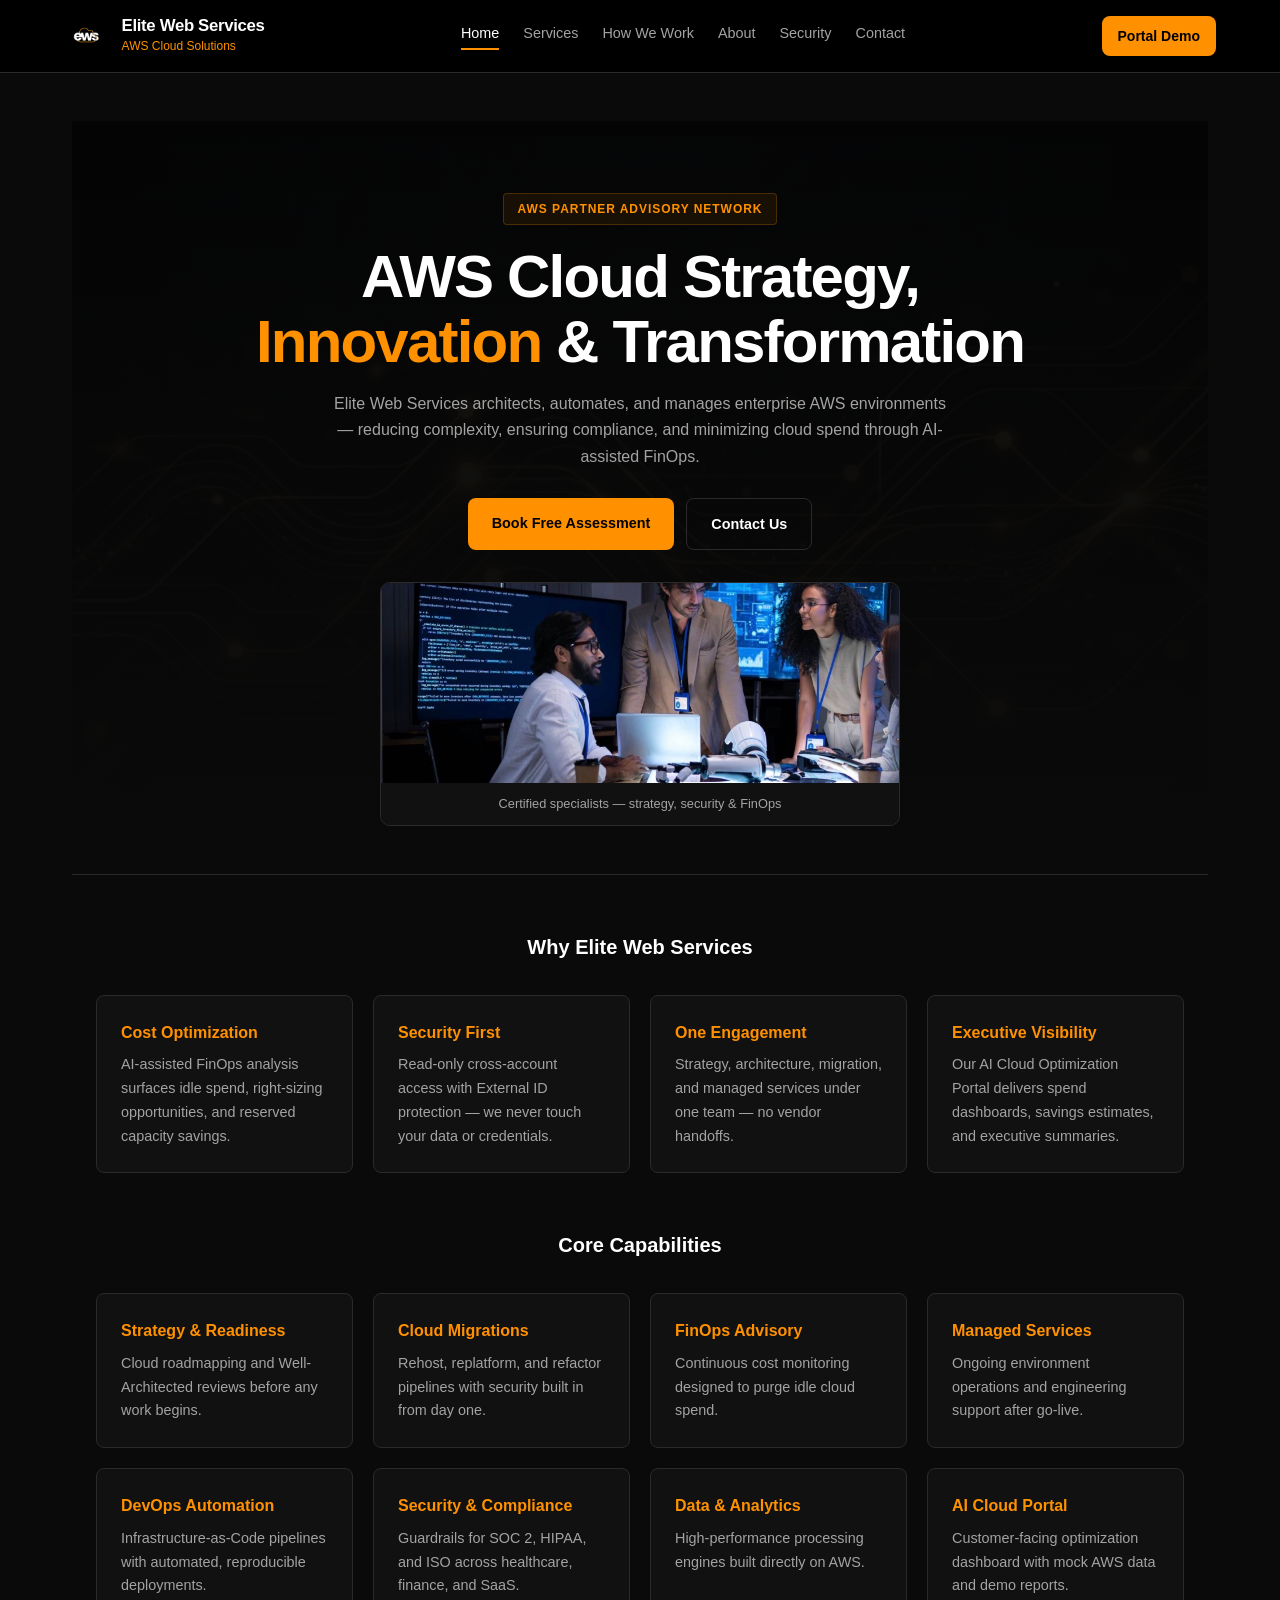
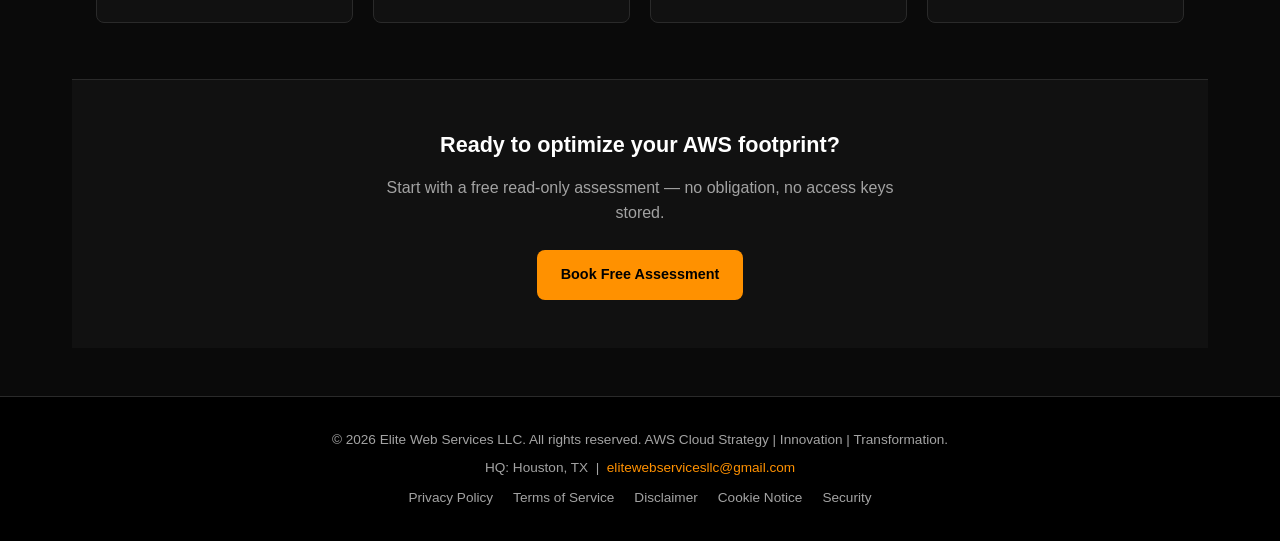
<file: frontend/index.html>
<!DOCTYPE html>
<html lang="en">
<head>
    <meta charset="UTF-8">
    <meta name="viewport" content="width=device-width, initial-scale=1.0">
    <title>Elite Web Services — AWS Cloud Strategy &amp; Transformation</title>
    <link rel="icon" href="assets/logo/ews-logo-primary.png">
    <link rel="stylesheet" href="styles/ews-site.css">
    <link rel="stylesheet" href="styles/brand-colors.css">
    <link rel="stylesheet" href="styles/main.css">
</head>
<body>

    <header></header>

    <main></main>

    <footer></footer>

    <script src="js/ews-nav.js"></script>
    <script src="master-theme.js"></script>

</body>
</html>
</file>
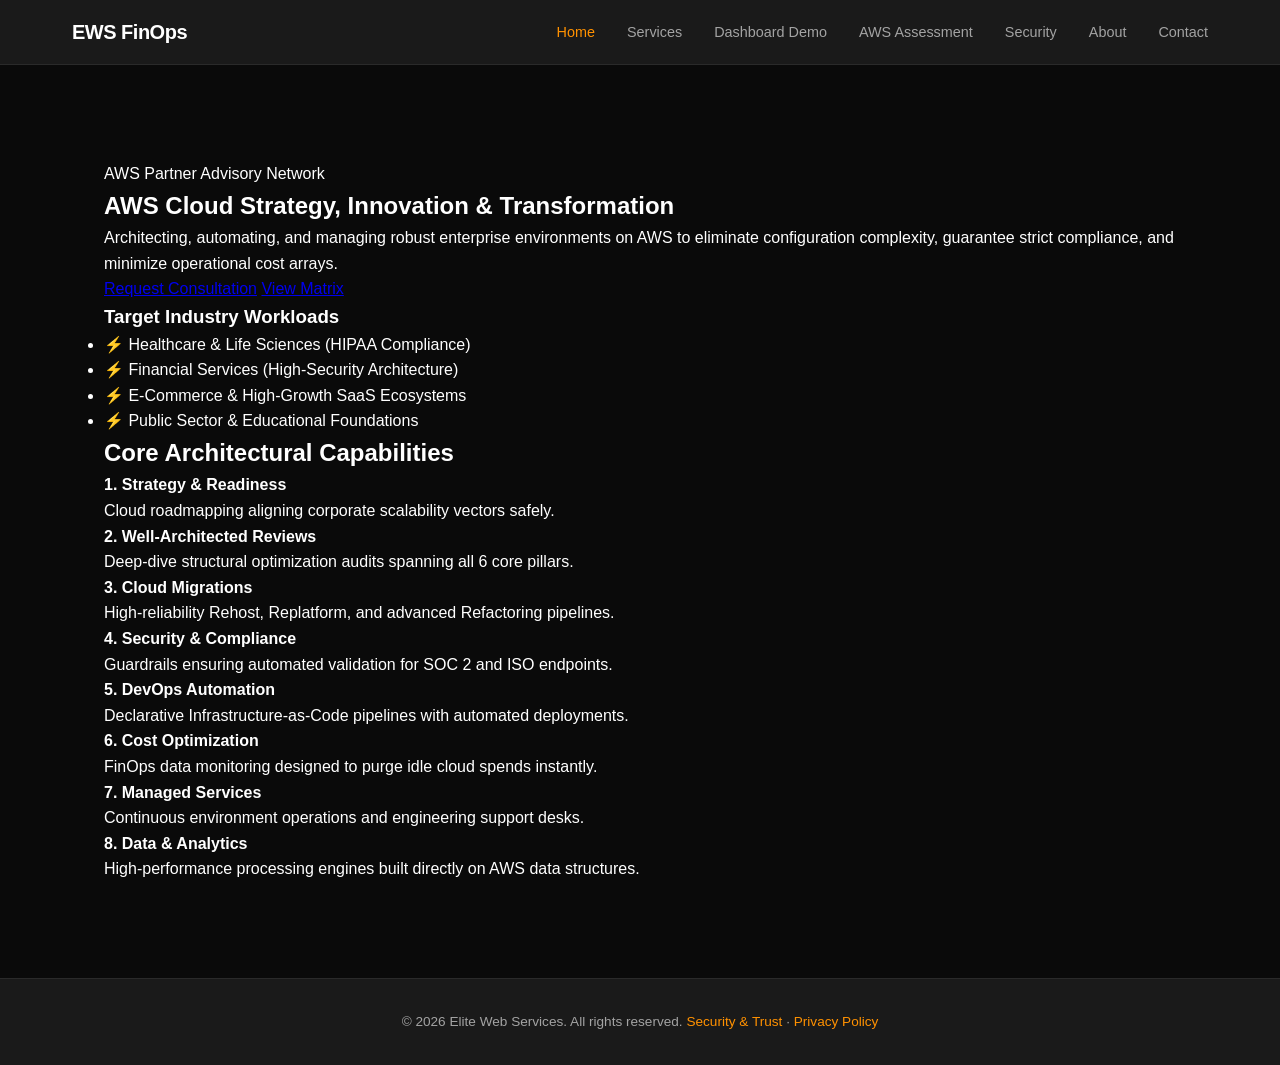
<file: frontend/pages/index.html>
<!DOCTYPE html>
<html lang="en">
<head>
    <meta charset="UTF-8">
    <meta name="viewport" content="width=device-width, initial-scale=1.0">
    <title>EWS AI Cloud Optimization Portal</title>
    <link rel="stylesheet" href="../styles/main.css">
</head>
<body>

    <header>
        <nav>
            <div class="logo">EWS FinOps</div>
            <ul>
                <li><a href="index.html" class="active">Home</a></li>
                <li><a href="services.html">Services</a></li>
                <li><a href="dashboard.html">Dashboard Demo</a></li>
                <li><a href="assessment.html">AWS Assessment</a></li>
                <li><a href="security.html">Security</a></li>
                <li><a href="about.html">About</a></li>
                <li><a href="contact.html">Contact</a></li>
            </ul>
        </nav>
    </header>

    <main>
        <main class="flex-1">
    <section class="relative bg-zinc-950 py-24 px-8 border-b border-cloudBorder overflow-hidden">
        <div class="max-w-7xl mx-auto grid grid-cols-1 lg:grid-cols-2 gap-12 items-center">
            <div class="space-y-6">
                <span class="text-xs font-bold uppercase tracking-widest text-awsOrange-500 bg-awsOrange-500/10 border border-awsOrange-500/20 px-3 py-1 rounded">AWS Partner Advisory Network</span>
                <h1 class="text-4xl md:text-5xl lg:text-6xl font-black text-white tracking-tight leading-none">
                    AWS Cloud Strategy, <span class="text-awsOrange-500">Innovation</span> & Transformation
                </h1>
                <p class="text-zinc-400 text-sm md:text-base leading-relaxed">
                    Architecting, automating, and managing robust enterprise environments on AWS to eliminate configuration complexity, guarantee strict compliance, and minimize operational cost arrays.
                </p>
                <div class="flex gap-4 pt-2">
                    <a href="mailto:elitewebservicesllc@gmail.com" class="bg-white hover:bg-zinc-200 text-black text-xs font-bold uppercase tracking-wider px-6 py-3.5 rounded transition">Request Consultation</a>
                    <a href="#matrix" class="border border-zinc-800 hover:border-awsOrange-500 text-white text-xs font-bold uppercase tracking-wider px-6 py-3.5 rounded transition">View Matrix</a>
                </div>
            </div>

            <div class="bg-cloudCharcoal border border-cloudBorder p-6 rounded-xl shadow-2xl mx-auto max-w-md w-full">
                <h3 class="text-white text-xs uppercase font-bold tracking-wider mb-4 pb-2 border-b border-zinc-800">Target Industry Workloads</h3>
                <ul class="space-y-3 font-mono text-xs text-zinc-300">
                    <li><span class="text-awsOrange-500">⚡</span> Healthcare & Life Sciences (HIPAA Compliance)</li>
                    <li><span class="text-awsOrange-500">⚡</span> Financial Services (High-Security Architecture)</li>
                    <li><span class="text-awsOrange-500">⚡</span> E-Commerce & High-Growth SaaS Ecosystems</li>
                    <li><span class="text-awsOrange-500">⚡</span> Public Sector & Educational Foundations</li>
                </ul>
            </div>
        </div>
    </section>

    <section id="matrix" class="py-20 px-8 max-w-7xl mx-auto">
        <h2 class="text-xl font-black uppercase text-center tracking-wider text-white mb-12">Core Architectural Capabilities</h2>
        <div class="grid grid-cols-1 md:grid-cols-2 lg:grid-cols-4 gap-6">
            <div class="bg-cloudCharcoal border border-cloudBorder p-5 rounded-lg"><h4 class="text-awsOrange-500 text-xs font-bold uppercase">1. Strategy & Readiness</h4><p class="text-zinc-400 text-xs mt-2">Cloud roadmapping aligning corporate scalability vectors safely.</p></div>
            <div class="bg-cloudCharcoal border border-cloudBorder p-5 rounded-lg"><h4 class="text-awsOrange-500 text-xs font-bold uppercase">2. Well-Architected Reviews</h4><p class="text-zinc-400 text-xs mt-2">Deep-dive structural optimization audits spanning all 6 core pillars.</p></div>
            <div class="bg-cloudCharcoal border border-cloudBorder p-5 rounded-lg"><h4 class="text-awsOrange-500 text-xs font-bold uppercase">3. Cloud Migrations</h4><p class="text-zinc-400 text-xs mt-2">High-reliability Rehost, Replatform, and advanced Refactoring pipelines.</p></div>
            <div class="bg-cloudCharcoal border border-cloudBorder p-5 rounded-lg"><h4 class="text-awsOrange-500 text-xs font-bold uppercase">4. Security & Compliance</h4><p class="text-zinc-400 text-xs mt-2">Guardrails ensuring automated validation for SOC 2 and ISO endpoints.</p></div>
            <div class="bg-cloudCharcoal border border-cloudBorder p-5 rounded-lg"><h4 class="text-awsOrange-500 text-xs font-bold uppercase">5. DevOps Automation</h4><p class="text-zinc-400 text-xs mt-2">Declarative Infrastructure-as-Code pipelines with automated deployments.</p></div>
            <div class="bg-cloudCharcoal border border-cloudBorder p-5 rounded-lg"><h4 class="text-awsOrange-500 text-xs font-bold uppercase">6. Cost Optimization</h4><p class="text-zinc-400 text-xs mt-2">FinOps data monitoring designed to purge idle cloud spends instantly.</p></div>
            <div class="bg-cloudCharcoal border border-cloudBorder p-5 rounded-lg"><h4 class="text-awsOrange-500 text-xs font-bold uppercase">7. Managed Services</h4><p class="text-zinc-400 text-xs mt-2">Continuous environment operations and engineering support desks.</p></div>
            <div class="bg-cloudCharcoal border border-cloudBorder p-5 rounded-lg"><h4 class="text-awsOrange-500 text-xs font-bold uppercase">8. Data & Analytics</h4><p class="text-zinc-400 text-xs mt-2">High-performance processing engines built directly on AWS data structures.</p></div>
        </div>
    </section>
</main>
    </main>

    <footer>
        <p>&copy; 2026 Elite Web Services. All rights reserved. <a href="security.html">Security & Trust</a> · <a href="privacy.html">Privacy Policy</a></p>
    </footer>

    <script src="../js/app.js"></script>
</body>
</html>
</file>
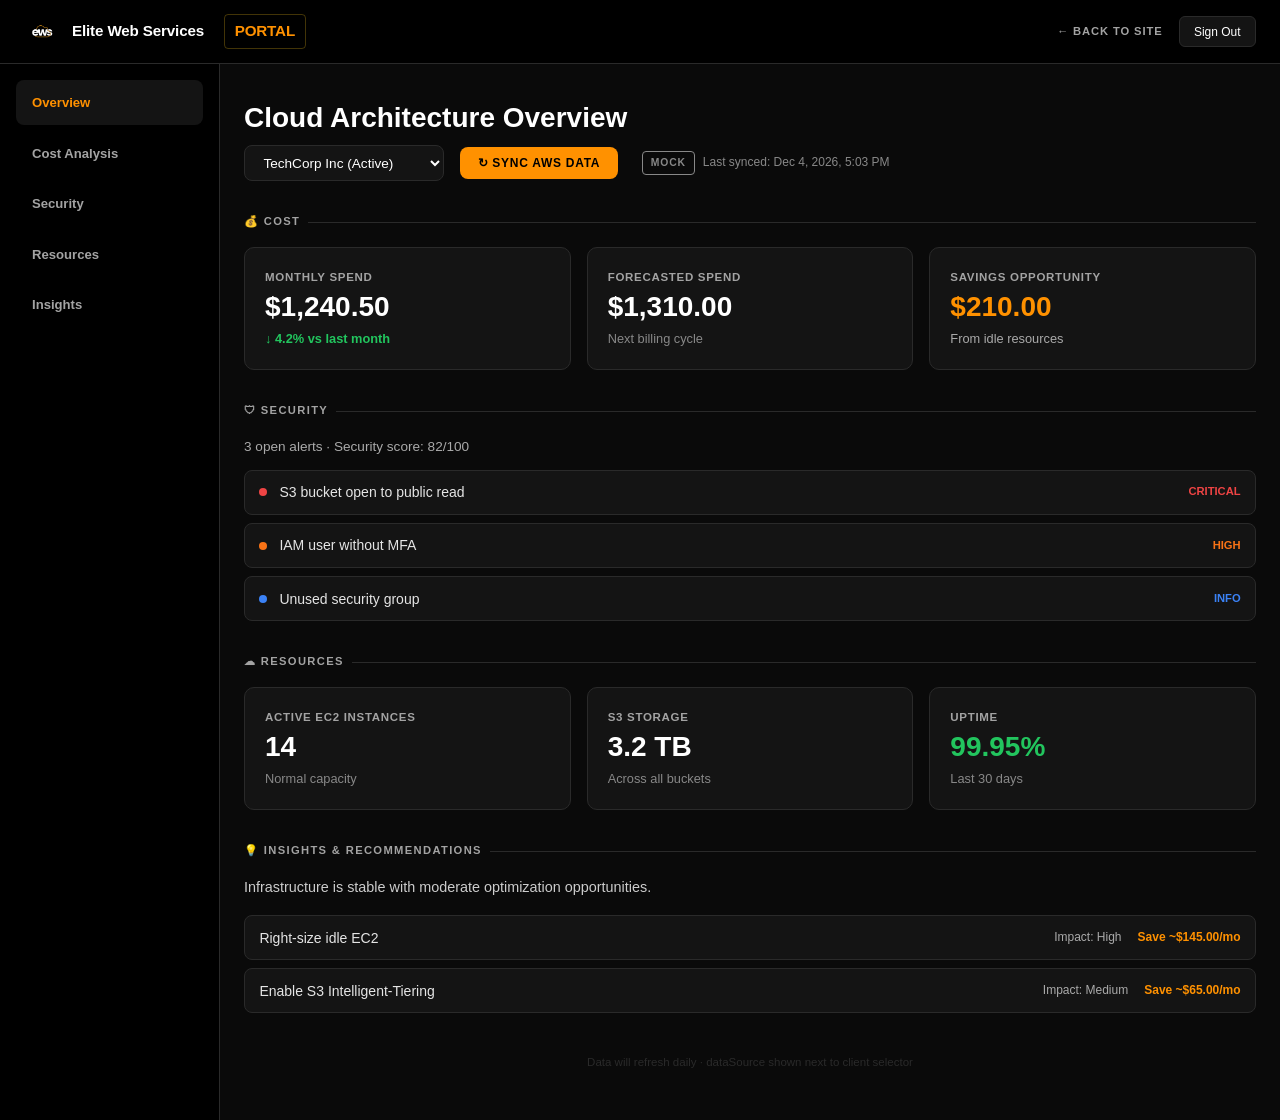
<file: frontend/portal/index.html>
<!DOCTYPE html>
<html lang="en">
<head>
    <meta charset="UTF-8">
    <meta name="viewport" content="width=device-width, initial-scale=1.0">
    <title>EWS AI Cloud Optimization Portal</title>
    <link rel="icon" href="../assets/logo/ews-logo-primary.png">
    <link rel="stylesheet" href="../styles/brand-colors.css">
    <style>
        * { margin: 0; padding: 0; box-sizing: border-box; }
        body {
            font-family: -apple-system, BlinkMacSystemFont, "Segoe UI", Roboto, Helvetica, Arial, sans-serif;
            background: var(--ews-black-soft, #0A0A0A);
            color: var(--ews-white, #fff);
            min-height: 100vh;
            display: flex;
            flex-direction: column;
            line-height: 1.6;
            -webkit-font-smoothing: antialiased;
        }

        /* Header */
        .portal-header {
            background: #000;
            border-bottom: 1px solid var(--ews-gray-700, #2A2A2A);
            height: 64px;
            display: flex;
            align-items: center;
            justify-content: space-between;
            padding: 0 1.5rem;
            position: sticky;
            top: 0;
            z-index: 50;
        }
        .portal-brand {
            display: flex;
            align-items: center;
            gap: 0.75rem;
            text-decoration: none;
            color: inherit;
        }
        .portal-brand img { width: 36px; height: 36px; border-radius: 6px; }
        .portal-brand span { font-weight: 700; font-size: 0.95rem; letter-spacing: -0.01em; }
        .portal-badge {
            font-size: 0.65rem;
            font-weight: 700;
            letter-spacing: 0.1em;
            text-transform: uppercase;
            color: var(--ews-gold, #DBAC18);
            border: 1px solid rgba(219,172,24,0.3);
            padding: 0.25rem 0.6rem;
            border-radius: 4px;
            margin-left: 0.5rem;
        }
        .portal-header-actions { display: flex; align-items: center; gap: 1rem; }
        .portal-header-actions a {
            font-size: 0.7rem;
            font-weight: 700;
            letter-spacing: 0.08em;
            text-transform: uppercase;
            color: var(--ews-gray-300, #A3A3A3);
            text-decoration: none;
        }
        .portal-header-actions a:hover { color: var(--ews-gold, #DBAC18); }
        .portal-logout {
            background: var(--ews-gray-900, #1A1A1A);
            border: 1px solid var(--ews-gray-700, #2A2A2A);
            color: var(--ews-white, #fff);
            font-size: 0.75rem;
            padding: 0.45rem 0.9rem;
            border-radius: 6px;
            cursor: pointer;
        }

        /* Layout */
        .portal-layout { display: flex; flex: 1; overflow: hidden; }
        .portal-sidebar {
            width: 220px;
            background: #000;
            border-right: 1px solid var(--ews-gray-700, #2A2A2A);
            padding: 1rem;
            display: none;
        }
        @media (min-width: 768px) { .portal-sidebar { display: block; } }
        .portal-sidebar a {
            display: block;
            padding: 0.75rem 1rem;
            border-radius: 8px;
            font-size: 0.82rem;
            font-weight: 600;
            color: var(--ews-gray-300, #A3A3A3);
            text-decoration: none;
            margin-bottom: 0.35rem;
            transition: background 0.15s, color 0.15s;
        }
        .portal-sidebar a.active,
        .portal-sidebar a:hover {
            background: var(--ews-gray-900, #1A1A1A);
            color: var(--ews-gold, #DBAC18);
        }

        /* Main content */
        .portal-main { flex: 1; overflow-y: auto; padding: 2rem 1.5rem; }
        .portal-main-inner { max-width: 1100px; margin: 0 auto; }
        .portal-main h2 { font-size: 1.75rem; font-weight: 800; margin-bottom: 0.25rem; }

        /* Toolbar row: client selector + sync button + meta */
        .portal-toolbar {
            display: flex;
            align-items: center;
            gap: 1rem;
            margin-bottom: 2rem;
            flex-wrap: wrap;
        }
        .portal-client-select {
            background: var(--ews-gray-900, #1A1A1A);
            border: 1px solid var(--ews-gray-700, #2A2A2A);
            color: var(--ews-white, #fff);
            font-size: 0.85rem;
            padding: 0.55rem 0.9rem;
            border-radius: 8px;
            cursor: pointer;
            min-width: 200px;
        }
        .portal-sync-btn {
            background: var(--ews-gold, #DBAC18);
            color: #000;
            border: none;
            font-size: 0.75rem;
            font-weight: 700;
            letter-spacing: 0.06em;
            text-transform: uppercase;
            padding: 0.55rem 1.1rem;
            border-radius: 8px;
            cursor: pointer;
            transition: background 0.15s, transform 0.1s;
        }
        .portal-sync-btn:hover { background: var(--ews-gold-light, #F4C73E); transform: translateY(-1px); }
        .portal-sync-btn:active { transform: translateY(0); }
        #portal-meta { display: flex; align-items: center; font-size: 0.8rem; }
        #portal-sync-status {
            font-size: 0.75rem;
            color: var(--ews-gray-300, #A3A3A3);
            min-width: 180px;
        }

        /* Section labels */
        .portal-section-label {
            display: flex;
            align-items: center;
            gap: 0.5rem;
            font-size: 0.7rem;
            font-weight: 800;
            letter-spacing: 0.12em;
            text-transform: uppercase;
            color: var(--ews-gray-300, #A3A3A3);
            margin: 2rem 0 1rem;
        }
        .portal-section-label::after {
            content: '';
            flex: 1;
            height: 1px;
            background: var(--ews-gray-700, #2A2A2A);
        }

        /* Data refresh note */
        .portal-refresh-note {
            text-align: center;
            font-size: 0.72rem;
            color: var(--ews-gray-700, #3A3A3A);
            margin-top: 2.5rem;
            padding-bottom: 1rem;
        }
    </style>
</head>
<body>

    <header class="portal-header">
        <a href="../index.html" class="portal-brand">
            <img src="../assets/logo/ews-logo-primary.png" alt="EWS">
            <span>Elite Web Services</span>
            <span class="portal-badge">Portal</span>
        </a>
        <div class="portal-header-actions">
            <a href="../index.html">&larr; Back to Site</a>
            <button class="portal-logout" type="button">Sign Out</button>
        </div>
    </header>

    <div class="portal-layout">
        <aside class="portal-sidebar">
            <a href="#overview" class="active">Overview</a>
            <a href="#cost">Cost Analysis</a>
            <a href="#security">Security</a>
            <a href="#resources">Resources</a>
            <a href="#insights">Insights</a>
        </aside>

        <main class="portal-main">
            <div class="portal-main-inner">

                <!-- Page heading -->
                <div id="overview">
                    <h2>Cloud Architecture Overview</h2>
                </div>

                <!-- Toolbar: client selector + sync + dataSource badge -->
                <div class="portal-toolbar">
                    <select id="client-select" class="portal-client-select">
                        <option>Loading clients...</option>
                    </select>
                    <button class="portal-sync-btn" id="sync-btn" type="button">
                        &#8635; Sync AWS Data
                    </button>
                    <div id="portal-meta"></div>
                    <span id="portal-sync-status"></span>
                </div>

                <!-- Cost section -->
                <div class="portal-section-label" id="cost">&#128176; Cost</div>
                <div id="section-cost"></div>

                <!-- Security section -->
                <div class="portal-section-label" id="security">&#128737; Security</div>
                <div id="section-security"></div>

                <!-- Resources section -->
                <div class="portal-section-label" id="resources">&#9729; Resources</div>
                <div id="section-resources"></div>

                <!-- Insights section -->
                <div class="portal-section-label" id="insights">&#128161; Insights &amp; Recommendations</div>
                <div id="section-insights"></div>

                <p class="portal-refresh-note">Data will refresh daily &middot; dataSource shown next to client selector</p>

            </div>
        </main>
    </div>

    <!-- Load mock data first, then dashboard logic -->
    <script src="../js/mock-data.js"></script>
    <script src="../js/dashboard.js"></script>
    <script>
        // ── Init ──────────────────────────────────────────────────────────
        // Read ?api= param from URL and save to localStorage (Day 5 step)
        ewsDashboard.initApiFromUrl();

        const clientSelect = document.getElementById('client-select');
        const syncBtn      = document.getElementById('sync-btn');

        const CONTAINER_IDS = {
            cost:      'section-cost',
            security:  'section-security',
            resources: 'section-resources',
            insights:  'section-insights',
            meta:      'portal-meta'
        };

        // Load clients into the dropdown, then load dashboard for the first one
        async function init() {
            await ewsDashboard.loadClients('client-select');
            const firstClient = clientSelect.value;
            if (firstClient) await ewsDashboard.loadDashboard(firstClient, CONTAINER_IDS);
        }

        // Reload dashboard when user picks a different client
        clientSelect.addEventListener('change', async () => {
            await ewsDashboard.loadDashboard(clientSelect.value, CONTAINER_IDS);
        });

        // Sync button
        syncBtn.addEventListener('click', async () => {
            syncBtn.disabled = true;
            syncBtn.textContent = 'Syncing...';
            await ewsDashboard.sync(clientSelect.value, 'portal-sync-status');
            syncBtn.disabled = false;
            syncBtn.textContent = '⟳ Sync AWS Data';
            // Reload dashboard data after sync
            await ewsDashboard.loadDashboard(clientSelect.value, CONTAINER_IDS);
        });

        // Kick everything off
        init();
    </script>
</body>
</html>
</file>
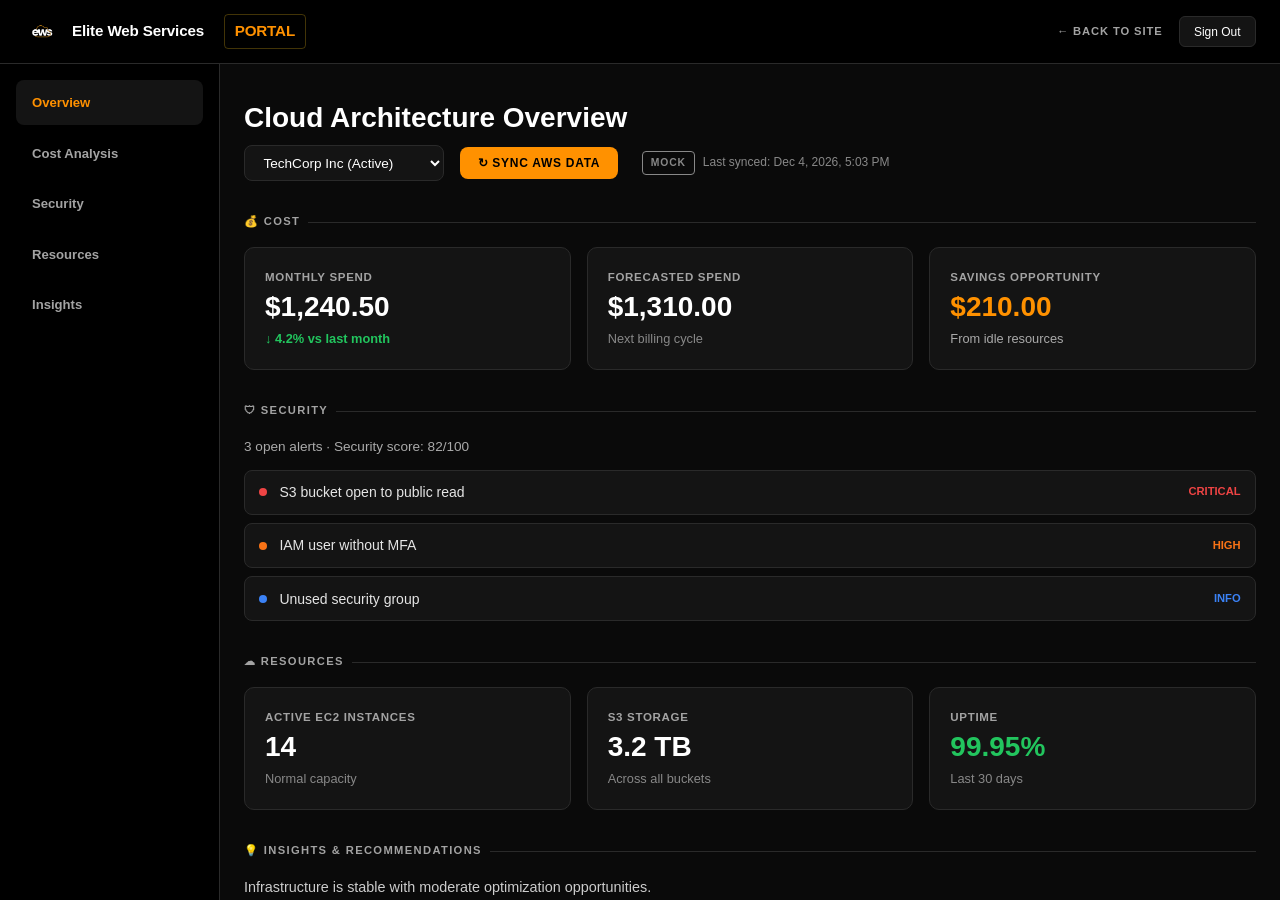
<file: Portal/dashboard/index.html>
<!DOCTYPE html>
<html lang="en">
<head>
    <meta charset="UTF-8">
    <meta http-equiv="refresh" content="0; url=../../frontend/portal/index.html">
    <title>Redirecting...</title>
</head>
<body><p>Redirecting to <a href="../../frontend/portal/index.html">EWS Portal</a>...</p></body>
</html>
</file>
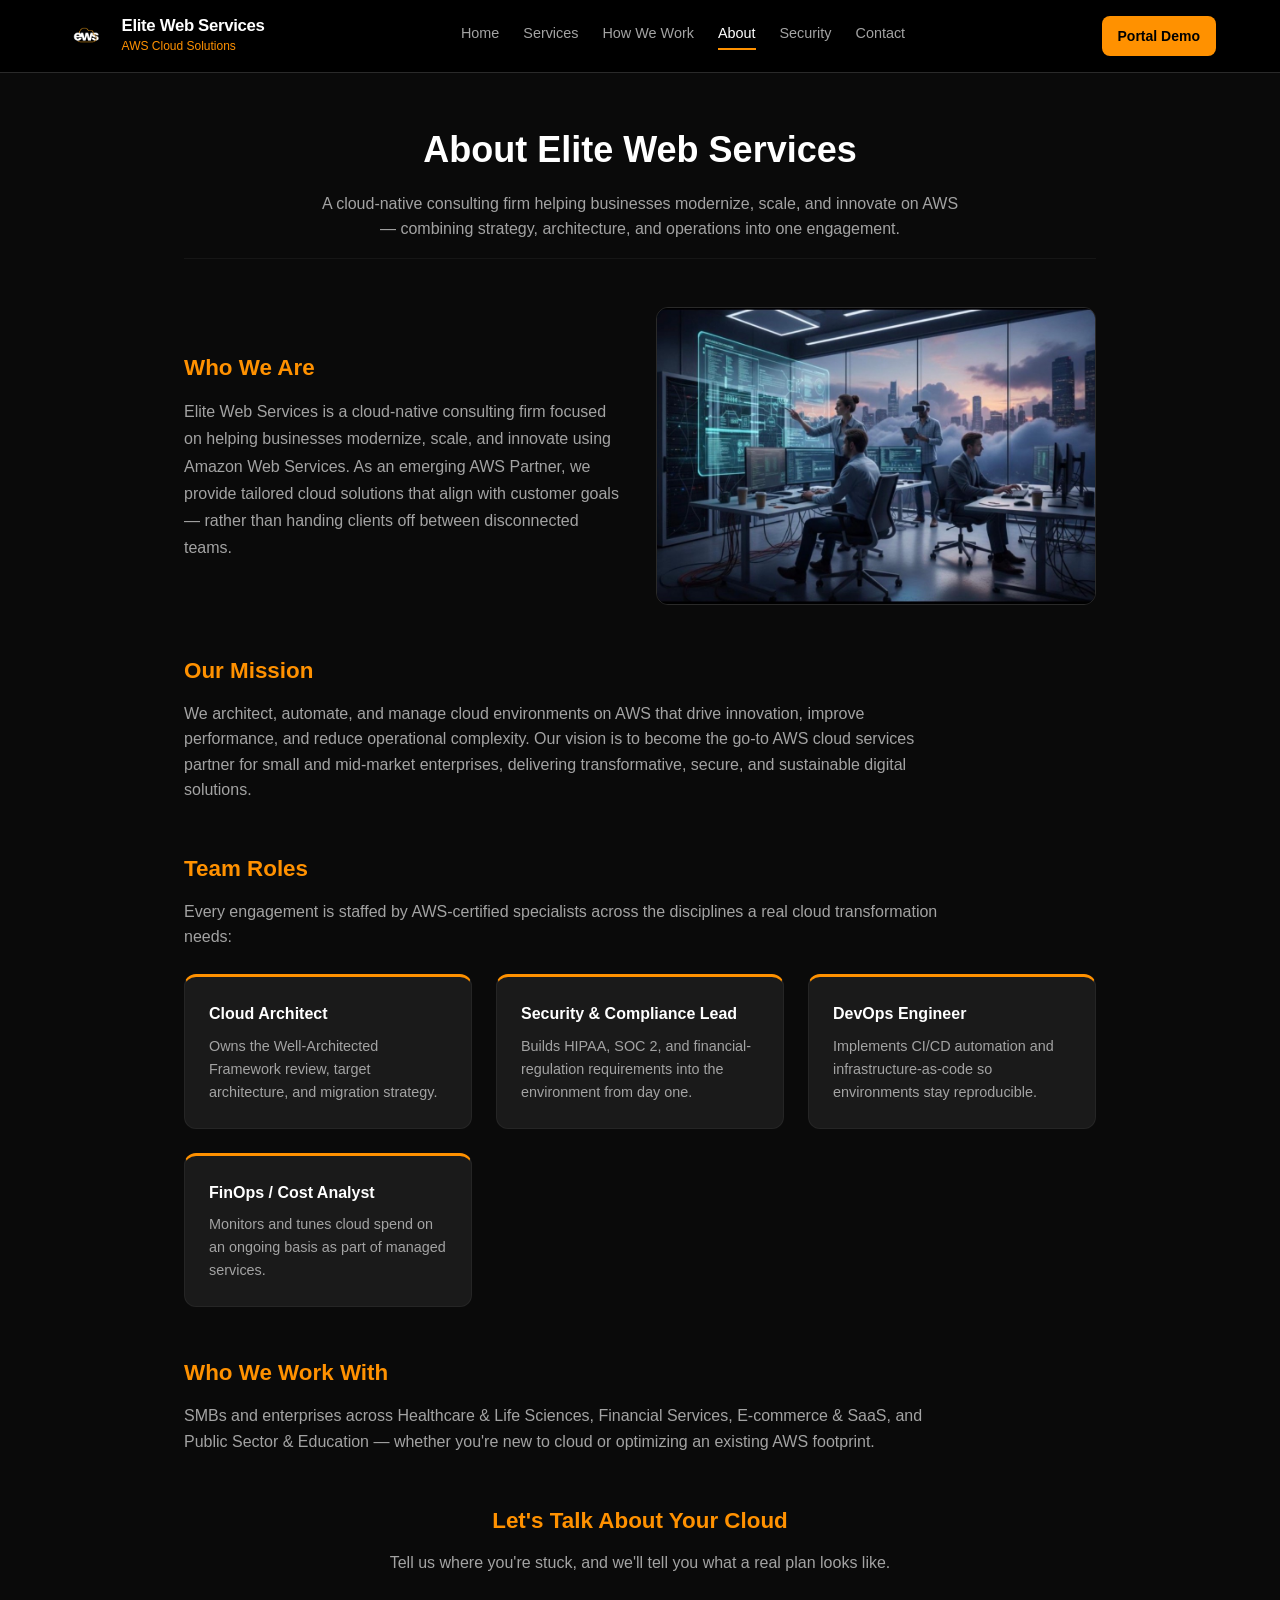
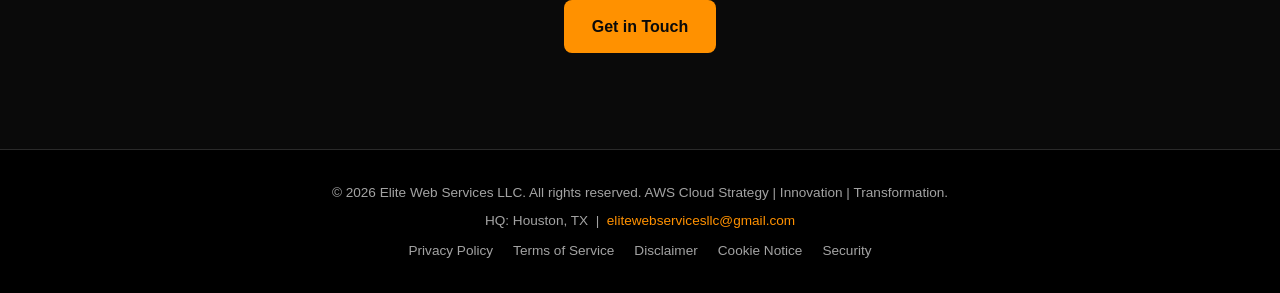
<file: frontend/pages/about.html>
<!DOCTYPE html>
<html lang="en">
<head>
    <meta charset="UTF-8">
    <meta name="viewport" content="width=device-width, initial-scale=1.0">
    <title>About Us | Elite Web Services</title>
    <link rel="icon" href="../assets/logo/ews-logo-primary.png">
    <link rel="stylesheet" href="../styles/ews-site.css">
    <link rel="stylesheet" href="../styles/brand-colors.css">
    <link rel="stylesheet" href="../styles/main.css">
    <link rel="stylesheet" href="../styles/about-contact.css">
</head>
<body>

    <header></header>

    <main class="ews-page-main">
        <section class="page-hero">
            <h1>About Elite Web Services</h1>
            <p>A cloud-native consulting firm helping businesses modernize, scale, and innovate on AWS — combining strategy, architecture, and operations into one engagement.</p>
        </section>

        <section class="ews-split-section">
            <div>
                <h2 style="font-size:1.4rem;color:var(--ews-gold,#DBAC18);margin-bottom:0.75rem;">Who We Are</h2>
                <p style="color:var(--text-secondary);line-height:1.7;">Elite Web Services is a cloud-native consulting firm focused on helping businesses modernize, scale, and innovate using Amazon Web Services. As an emerging AWS Partner, we provide tailored cloud solutions that align with customer goals — rather than handing clients off between disconnected teams.</p>
            </div>
            <img src="../assets/images/cloud-operations-center.png" alt="EWS cloud operations center with engineers monitoring AWS infrastructure" class="ews-feature-image hero-style">
        </section>

        <section class="content-section">
            <h2>Our Mission</h2>
            <p>We architect, automate, and manage cloud environments on AWS that drive innovation, improve performance, and reduce operational complexity. Our vision is to become the go-to AWS cloud services partner for small and mid-market enterprises, delivering transformative, secure, and sustainable digital solutions.</p>
        </section>

        <section class="content-section">
            <h2>Team Roles</h2>
            <p>Every engagement is staffed by AWS-certified specialists across the disciplines a real cloud transformation needs:</p>
            <div class="value-grid">
                <div class="value-card">
                    <h3>Cloud Architect</h3>
                    <p>Owns the Well-Architected Framework review, target architecture, and migration strategy.</p>
                </div>
                <div class="value-card">
                    <h3>Security &amp; Compliance Lead</h3>
                    <p>Builds HIPAA, SOC 2, and financial-regulation requirements into the environment from day one.</p>
                </div>
                <div class="value-card">
                    <h3>DevOps Engineer</h3>
                    <p>Implements CI/CD automation and infrastructure-as-code so environments stay reproducible.</p>
                </div>
                <div class="value-card">
                    <h3>FinOps / Cost Analyst</h3>
                    <p>Monitors and tunes cloud spend on an ongoing basis as part of managed services.</p>
                </div>
            </div>
        </section>

        <section class="content-section">
            <h2>Who We Work With</h2>
            <p>SMBs and enterprises across Healthcare &amp; Life Sciences, Financial Services, E-commerce &amp; SaaS, and Public Sector &amp; Education — whether you're new to cloud or optimizing an existing AWS footprint.</p>
        </section>

        <section class="content-section" style="text-align:center;">
            <h2>Let's Talk About Your Cloud</h2>
            <p style="margin: 0 auto 1.5rem;">Tell us where you're stuck, and we'll tell you what a real plan looks like.</p>
            <a href="contact.html" class="btn-gold">Get in Touch</a>
        </section>
    </main>

    <footer></footer>

    <script src="../js/ews-nav.js"></script>
</body>
</html>
</file>
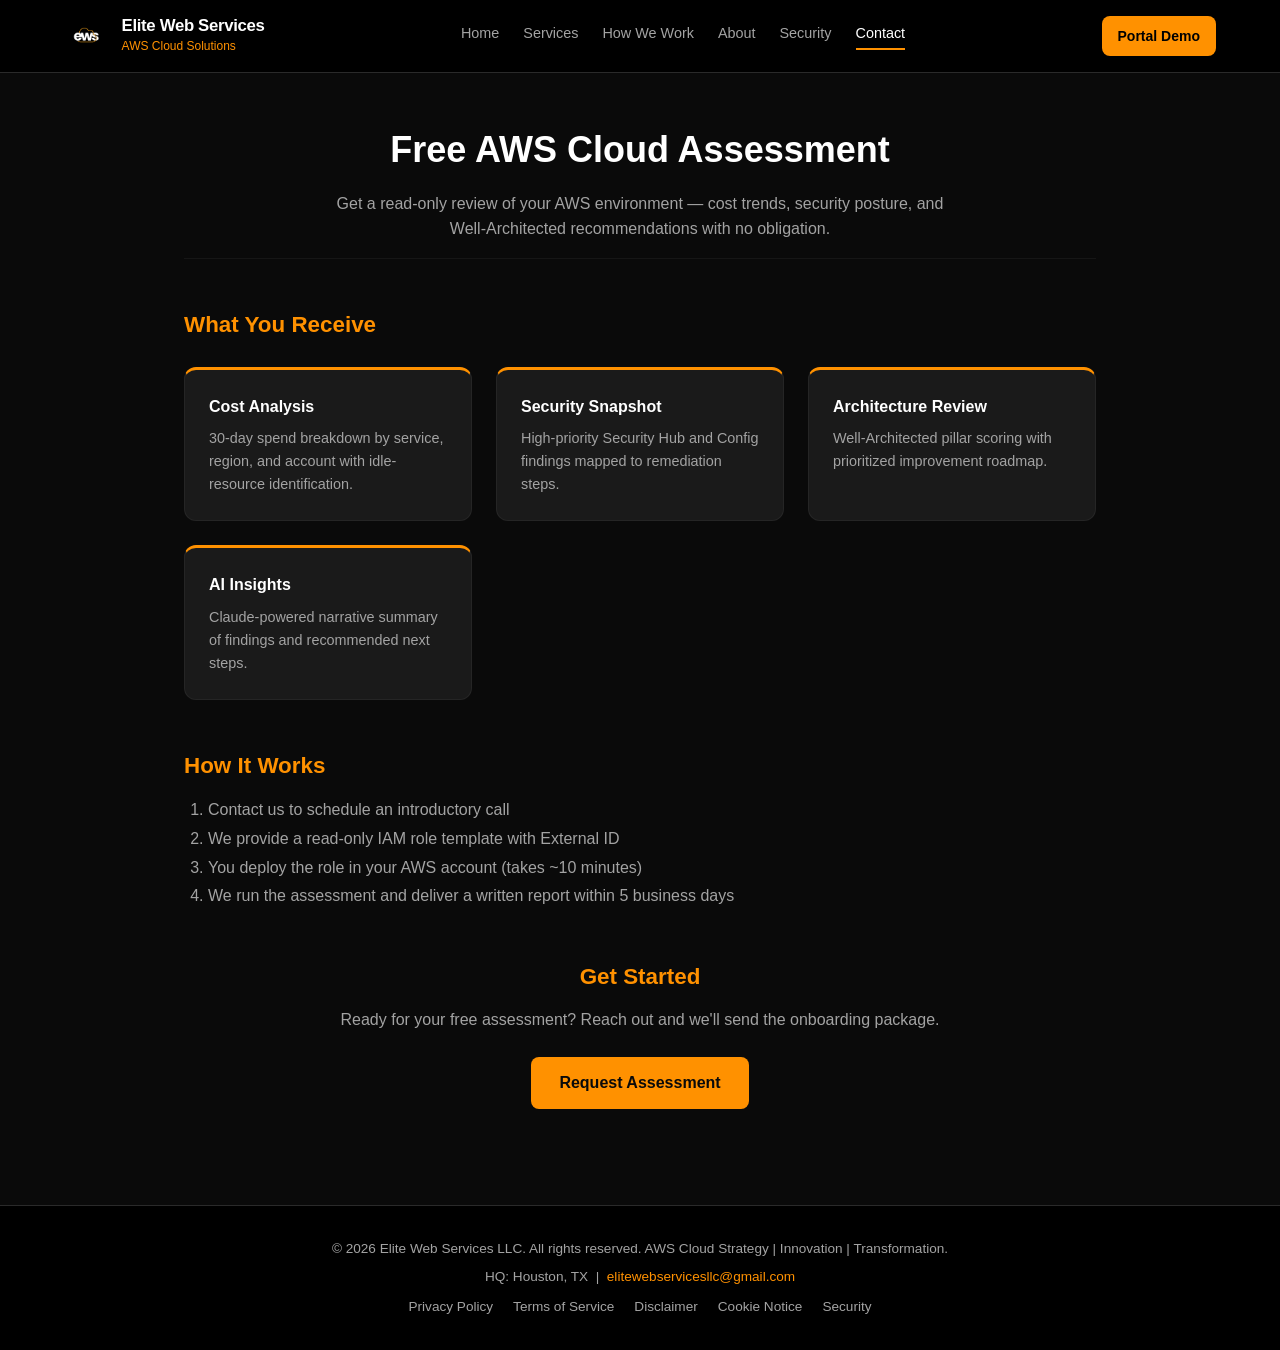
<file: frontend/pages/assessment.html>
<!DOCTYPE html>
<html lang="en">
<head>
    <meta charset="UTF-8">
    <meta name="viewport" content="width=device-width, initial-scale=1.0">
    <title>Free AWS Assessment | Elite Web Services</title>
    <link rel="icon" href="../assets/logo/ews-logo-primary.png">
    <link rel="stylesheet" href="../styles/ews-site.css">
    <link rel="stylesheet" href="../styles/brand-colors.css">
    <link rel="stylesheet" href="../styles/main.css">
    <link rel="stylesheet" href="../styles/about-contact.css">
</head>
<body>

    <header></header>

    <main class="ews-page-main">
        <section class="page-hero">
            <h1>Free AWS Cloud Assessment</h1>
            <p>Get a read-only review of your AWS environment — cost trends, security posture, and Well-Architected recommendations with no obligation.</p>
        </section>

        <section class="content-section">
            <h2>What You Receive</h2>
            <div class="value-grid">
                <div class="value-card">
                    <h3>Cost Analysis</h3>
                    <p>30-day spend breakdown by service, region, and account with idle-resource identification.</p>
                </div>
                <div class="value-card">
                    <h3>Security Snapshot</h3>
                    <p>High-priority Security Hub and Config findings mapped to remediation steps.</p>
                </div>
                <div class="value-card">
                    <h3>Architecture Review</h3>
                    <p>Well-Architected pillar scoring with prioritized improvement roadmap.</p>
                </div>
                <div class="value-card">
                    <h3>AI Insights</h3>
                    <p>Claude-powered narrative summary of findings and recommended next steps.</p>
                </div>
            </div>
        </section>

        <section class="content-section">
            <h2>How It Works</h2>
            <ol style="color:var(--text-secondary);padding-left:1.5rem;max-width:760px;line-height:1.8;">
                <li>Contact us to schedule an introductory call</li>
                <li>We provide a read-only IAM role template with External ID</li>
                <li>You deploy the role in your AWS account (takes ~10 minutes)</li>
                <li>We run the assessment and deliver a written report within 5 business days</li>
            </ol>
        </section>

        <section class="content-section" style="text-align:center;">
            <h2>Get Started</h2>
            <p style="margin: 0 auto 1.5rem;">Ready for your free assessment? Reach out and we'll send the onboarding package.</p>
            <a href="contact.html" class="btn-gold">Request Assessment</a>
        </section>
    </main>

    <footer></footer>

    <script src="../js/ews-nav.js"></script>
</body>
</html>
</file>
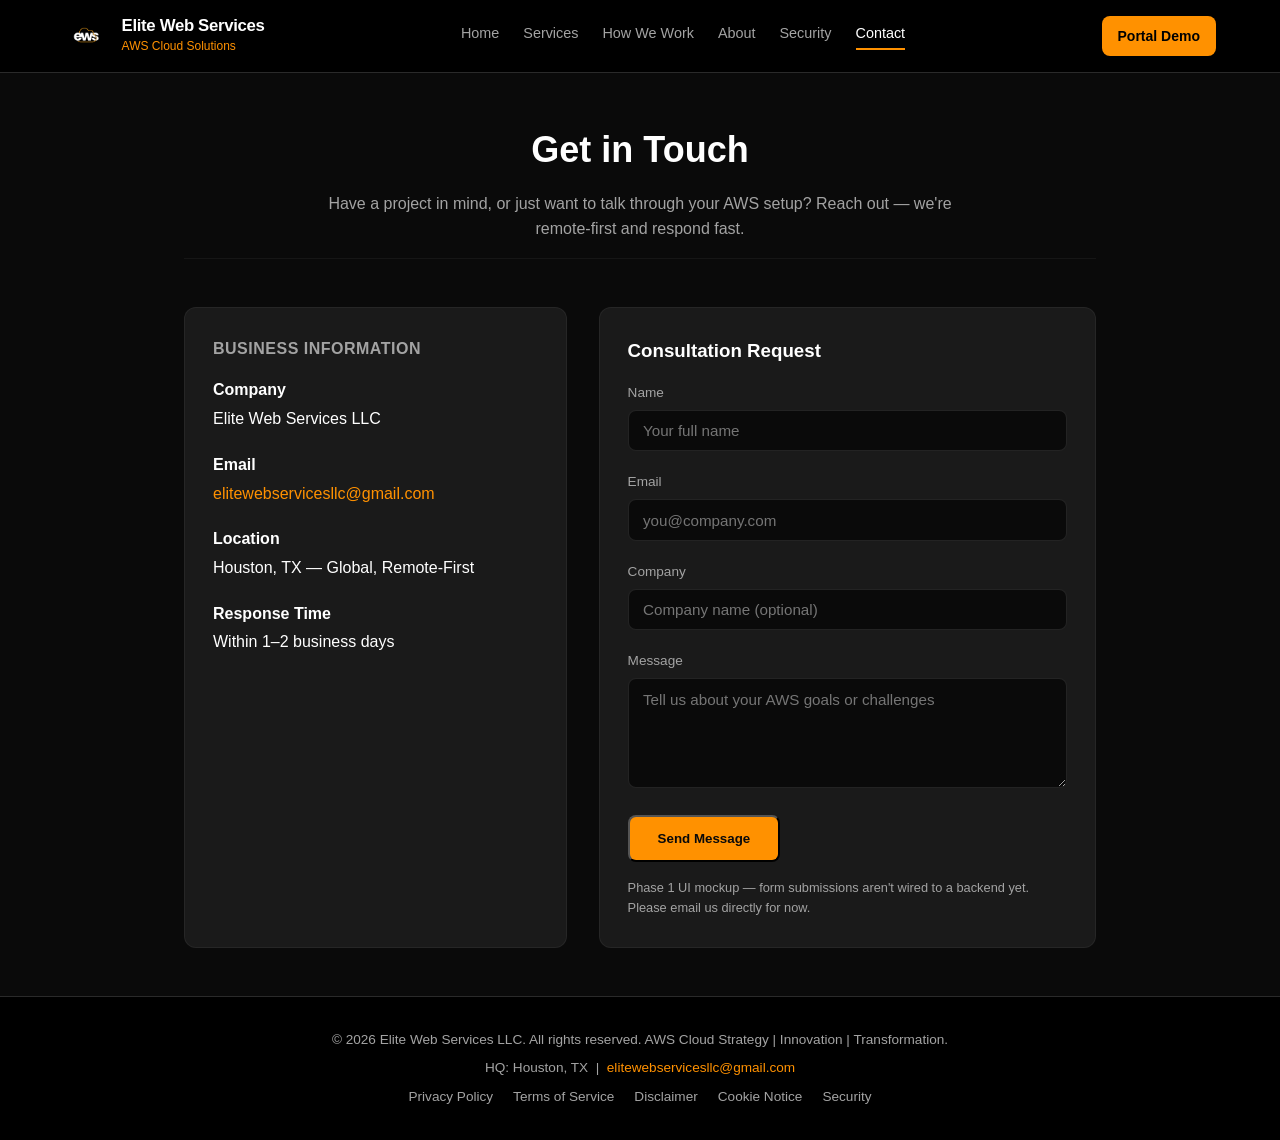
<file: frontend/pages/contact.html>
<!DOCTYPE html>
<html lang="en">
<head>
    <meta charset="UTF-8">
    <meta name="viewport" content="width=device-width, initial-scale=1.0">
    <title>Contact Us | Elite Web Services</title>
    <link rel="icon" href="../assets/logo/ews-logo-primary.png">
    <link rel="stylesheet" href="../styles/ews-site.css">
    <link rel="stylesheet" href="../styles/brand-colors.css">
    <link rel="stylesheet" href="../styles/main.css">
    <link rel="stylesheet" href="../styles/about-contact.css">
</head>
<body>

    <header></header>

    <main class="ews-page-main">
        <section class="page-hero">
            <h1>Get in Touch</h1>
            <p>Have a project in mind, or just want to talk through your AWS setup? Reach out — we're remote-first and respond fast.</p>
        </section>

        <section class="contact-grid">
            <div class="contact-info">
                <h3>Business Information</h3>
                <div class="info-row">
                    <strong>Company</strong>
                    <span>Elite Web Services LLC</span>
                </div>
                <div class="info-row">
                    <strong>Email</strong>
                    <a href="mailto:elitewebservicesllc@gmail.com">elitewebservicesllc@gmail.com</a>
                </div>
                <div class="info-row">
                    <strong>Location</strong>
                    <span>Houston, TX &mdash; Global, Remote-First</span>
                </div>
                <div class="info-row">
                    <strong>Response Time</strong>
                    <span>Within 1&ndash;2 business days</span>
                </div>
            </div>

            <form class="contact-form" id="contact-form">
                <h3 style="margin-bottom:1rem;color:var(--text-primary);">Consultation Request</h3>
                <div class="form-group">
                    <label for="name">Name</label>
                    <input type="text" id="name" name="name" placeholder="Your full name" required>
                </div>
                <div class="form-group">
                    <label for="email">Email</label>
                    <input type="email" id="email" name="email" placeholder="you@company.com" required>
                </div>
                <div class="form-group">
                    <label for="company">Company</label>
                    <input type="text" id="company" name="company" placeholder="Company name (optional)">
                </div>
                <div class="form-group">
                    <label for="message">Message</label>
                    <textarea id="message" name="message" rows="5" placeholder="Tell us about your AWS goals or challenges" required></textarea>
                </div>
                <button type="submit" class="btn-gold">Send Message</button>
                <div class="form-success" id="form-success">Thanks — this is a UI demo, so nothing was actually sent. Email us directly at elitewebservicesllc@gmail.com.</div>
                <p class="form-note">Phase 1 UI mockup — form submissions aren't wired to a backend yet. Please email us directly for now.</p>
            </form>
        </section>
    </main>

    <footer></footer>

    <script src="../js/ews-nav.js"></script>
    <script>
        document.getElementById('contact-form').addEventListener('submit', function (e) {
            e.preventDefault();
            document.getElementById('form-success').classList.add('visible');
        });
    </script>
</body>
</html>
</file>
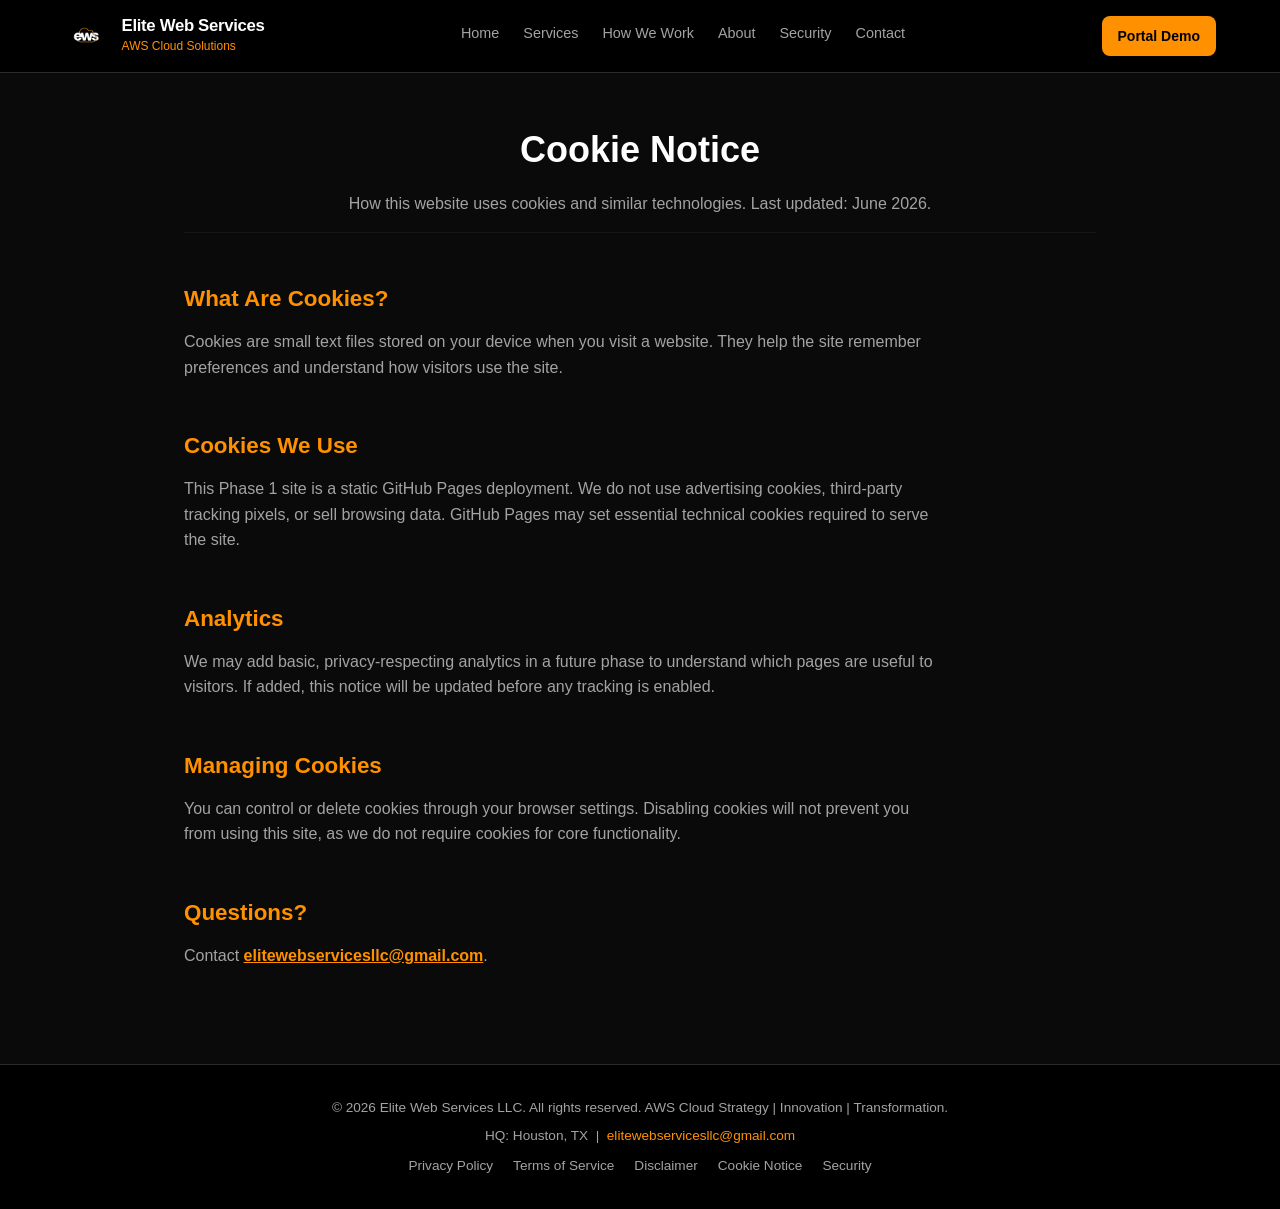
<file: frontend/pages/cookies.html>
<!DOCTYPE html>
<html lang="en">
<head>
    <meta charset="UTF-8">
    <meta name="viewport" content="width=device-width, initial-scale=1.0">
    <title>Cookie Notice | Elite Web Services</title>
    <link rel="icon" href="../assets/logo/ews-logo-primary.png">
    <link rel="stylesheet" href="../styles/ews-site.css">
    <link rel="stylesheet" href="../styles/brand-colors.css">
    <link rel="stylesheet" href="../styles/main.css">
    <link rel="stylesheet" href="../styles/about-contact.css">
</head>
<body>

    <header></header>

    <main class="ews-page-main ews-legal-page">
        <section class="page-hero">
            <h1>Cookie Notice</h1>
            <p>How this website uses cookies and similar technologies. Last updated: June 2026.</p>
        </section>

        <section class="content-section">
            <h2>What Are Cookies?</h2>
            <p>Cookies are small text files stored on your device when you visit a website. They help the site remember preferences and understand how visitors use the site.</p>
        </section>

        <section class="content-section">
            <h2>Cookies We Use</h2>
            <p>This Phase 1 site is a static GitHub Pages deployment. We do not use advertising cookies, third-party tracking pixels, or sell browsing data. GitHub Pages may set essential technical cookies required to serve the site.</p>
        </section>

        <section class="content-section">
            <h2>Analytics</h2>
            <p>We may add basic, privacy-respecting analytics in a future phase to understand which pages are useful to visitors. If added, this notice will be updated before any tracking is enabled.</p>
        </section>

        <section class="content-section">
            <h2>Managing Cookies</h2>
            <p>You can control or delete cookies through your browser settings. Disabling cookies will not prevent you from using this site, as we do not require cookies for core functionality.</p>
        </section>

        <section class="content-section">
            <h2>Questions?</h2>
            <p>Contact <a href="mailto:elitewebservicesllc@gmail.com" style="color: var(--ews-gold, #DBAC18); font-weight: 600;">elitewebservicesllc@gmail.com</a>.</p>
        </section>
    </main>

    <footer></footer>

    <script src="../js/ews-nav.js"></script>
</body>
</html>
</file>
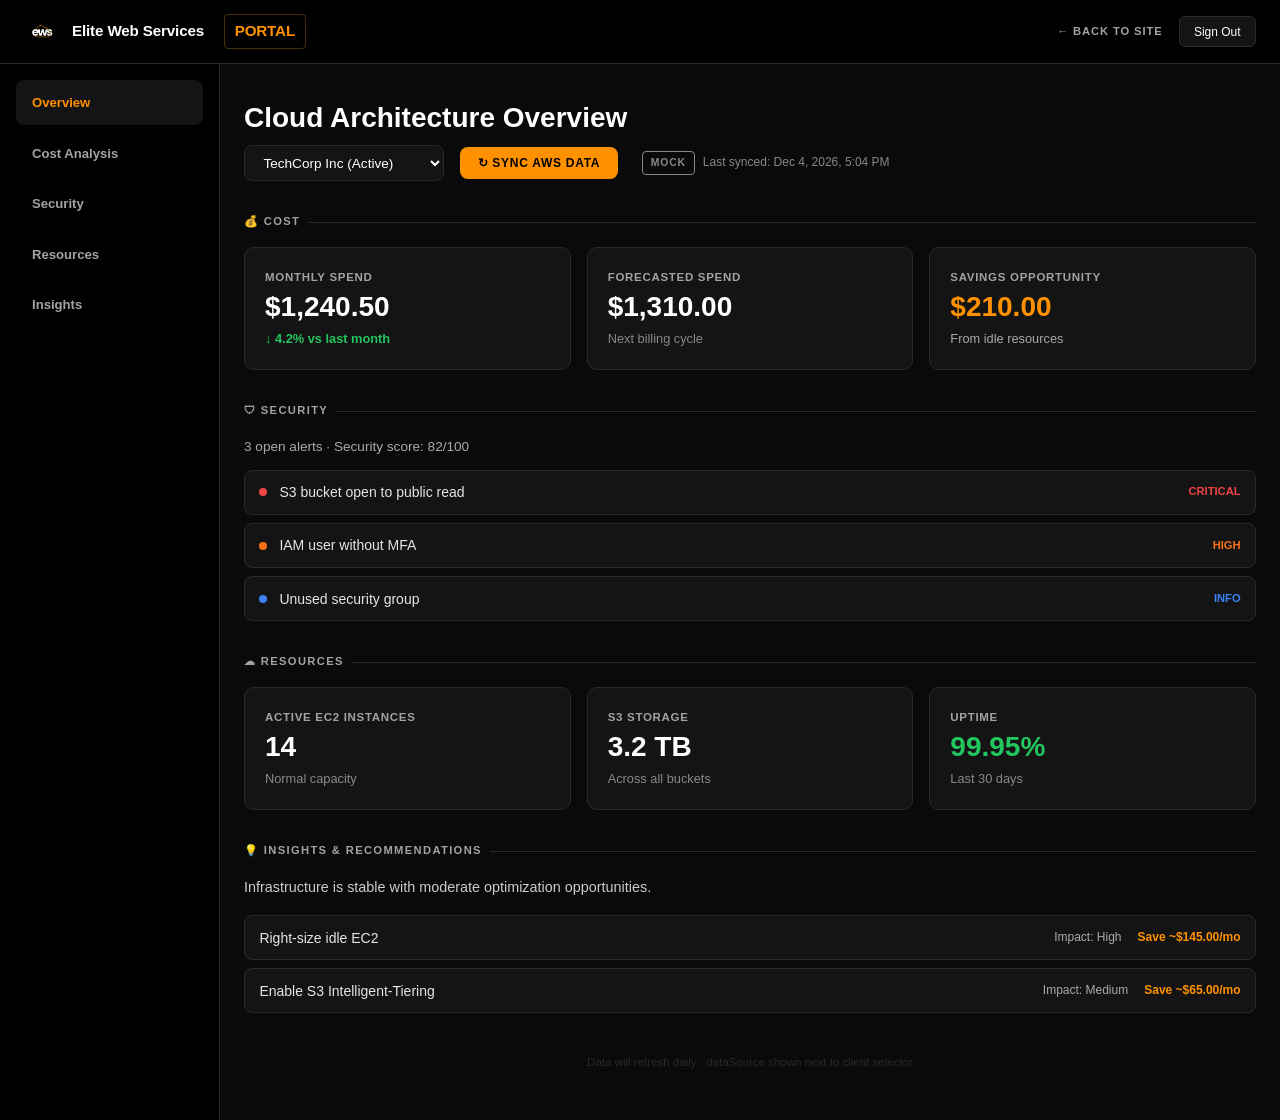
<file: frontend/pages/dashboard.html>
<!DOCTYPE html>
<html lang="en">
<head>
    <meta charset="UTF-8">
    <meta http-equiv="refresh" content="0; url=../portal/index.html">
    <title>Redirecting to EWS Portal...</title>
</head>
<body>
    <p>Redirecting to the <a href="../portal/index.html">EWS Portal</a>...</p>
</body>
</html>
</file>
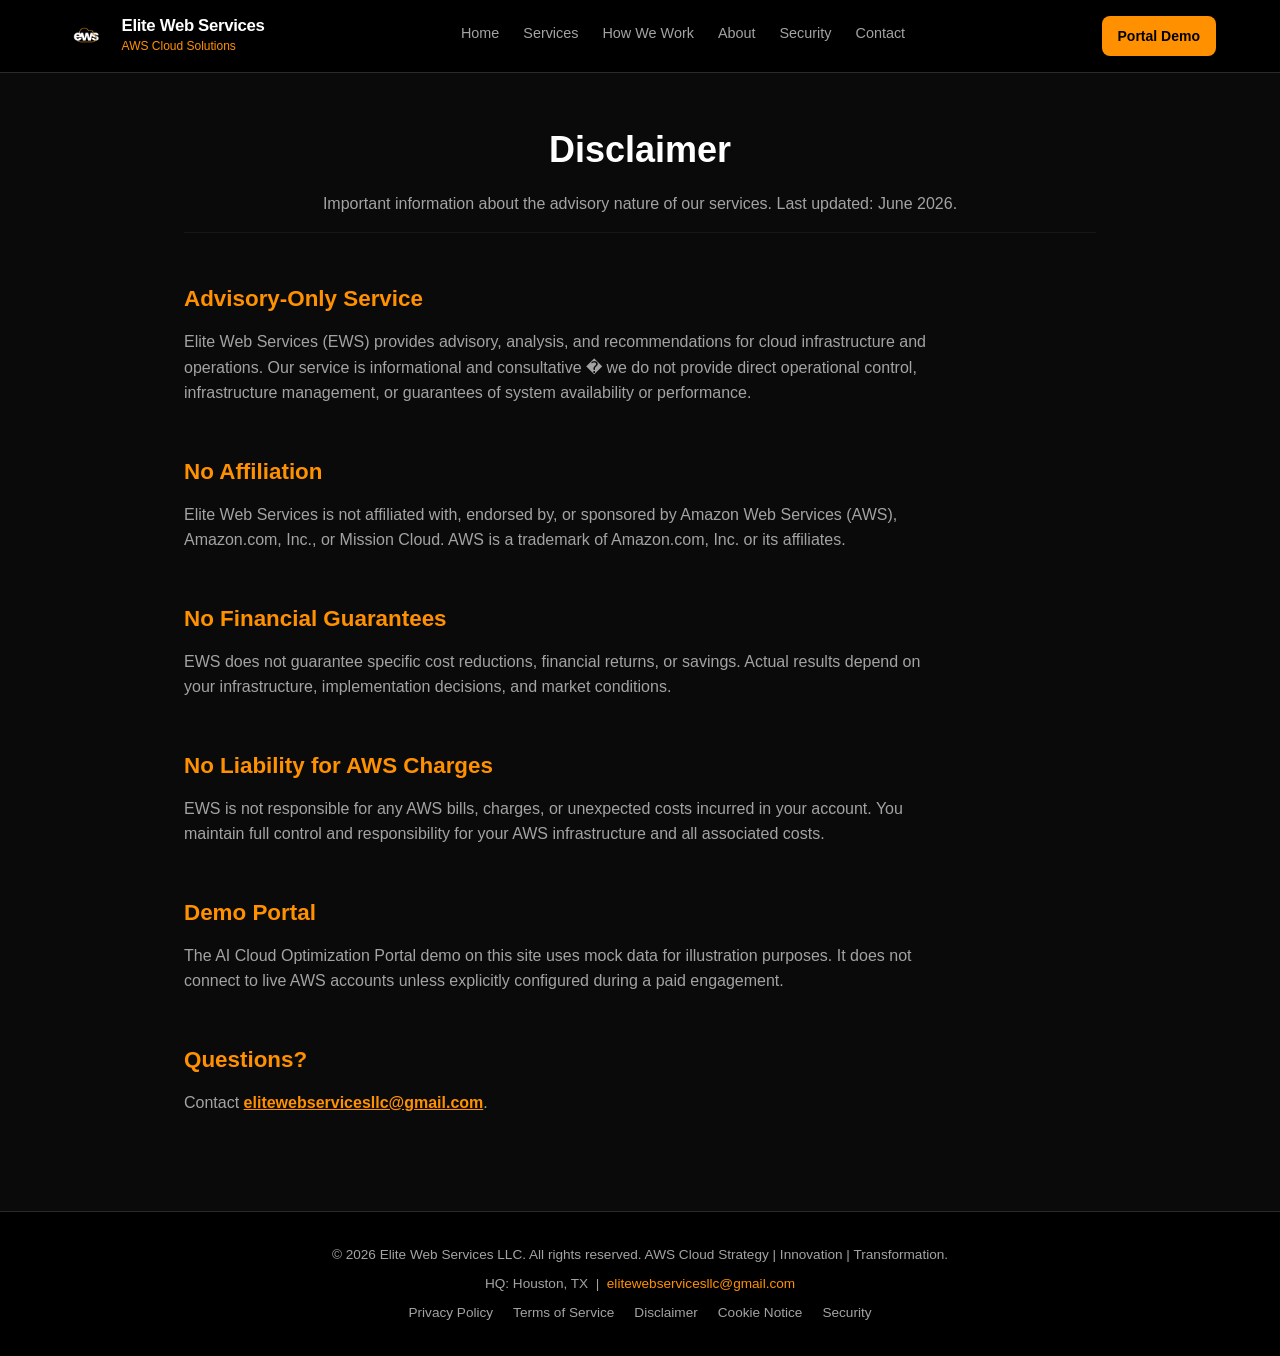
<file: frontend/pages/disclaimer.html>
<!DOCTYPE html>
<html lang="en">
<head>
    <meta charset="UTF-8">
    <meta name="viewport" content="width=device-width, initial-scale=1.0">
    <title>Disclaimer | Elite Web Services</title>
    <link rel="icon" href="../assets/logo/ews-logo-primary.png">
    <link rel="stylesheet" href="../styles/ews-site.css">
    <link rel="stylesheet" href="../styles/brand-colors.css">
    <link rel="stylesheet" href="../styles/main.css">
    <link rel="stylesheet" href="../styles/about-contact.css">
</head>
<body>

    <header></header>

    <main class="ews-page-main ews-legal-page">
        <section class="page-hero">
            <h1>Disclaimer</h1>
            <p>Important information about the advisory nature of our services. Last updated: June 2026.</p>
        </section>

        <section class="content-section">
            <h2>Advisory-Only Service</h2>
            <p>Elite Web Services (EWS) provides advisory, analysis, and recommendations for cloud infrastructure and operations. Our service is informational and consultative � we do not provide direct operational control, infrastructure management, or guarantees of system availability or performance.</p>
        </section>

        <section class="content-section">
            <h2>No Affiliation</h2>
            <p>Elite Web Services is not affiliated with, endorsed by, or sponsored by Amazon Web Services (AWS), Amazon.com, Inc., or Mission Cloud. AWS is a trademark of Amazon.com, Inc. or its affiliates.</p>
        </section>

        <section class="content-section">
            <h2>No Financial Guarantees</h2>
            <p>EWS does not guarantee specific cost reductions, financial returns, or savings. Actual results depend on your infrastructure, implementation decisions, and market conditions.</p>
        </section>

        <section class="content-section">
            <h2>No Liability for AWS Charges</h2>
            <p>EWS is not responsible for any AWS bills, charges, or unexpected costs incurred in your account. You maintain full control and responsibility for your AWS infrastructure and all associated costs.</p>
        </section>

        <section class="content-section">
            <h2>Demo Portal</h2>
            <p>The AI Cloud Optimization Portal demo on this site uses mock data for illustration purposes. It does not connect to live AWS accounts unless explicitly configured during a paid engagement.</p>
        </section>

        <section class="content-section">
            <h2>Questions?</h2>
            <p>Contact <a href="mailto:elitewebservicesllc@gmail.com" style="color: var(--ews-gold, #DBAC18); font-weight: 600;">elitewebservicesllc@gmail.com</a>.</p>
        </section>
    </main>

    <footer></footer>

    <script src="../js/ews-nav.js"></script>
</body>
</html>
</file>
<file: frontend/styles/ews-site.css>
/* ==========================================================================
   EWS Site � unified header, footer, hero, and layout
   Colors sourced from brand-colors.css (logo palette)
   ========================================================================== */

:root {
    --ews-bg: var(--ews-black-soft, #0A0A0A);
    --ews-surface: var(--ews-surface-raised, #1A1A1A);
    --ews-border: var(--ews-gray-700, #2A2A2A);
    --ews-gold: var(--color-accent, #FF9100);
    --ews-gold-light: var(--color-accent-hover, #FFAA33);
    --ews-text: var(--color-text-primary, #FFFFFF);
    --ews-muted: var(--color-text-secondary, #A3A3A3);
    --font-sans: -apple-system, BlinkMacSystemFont, "Segoe UI", Roboto, Helvetica, Arial, sans-serif;
}

*,
body {
    font-family: var(--font-sans);
    -webkit-font-smoothing: antialiased;
    -moz-osx-font-smoothing: grayscale;
}

body {
    background-color: var(--ews-bg);
    color: var(--ews-text);
    line-height: 1.6;
}

/* --- Unified site header --- */
.ews-site-header {
    background-color: var(--ews-black, #000000);
    border-bottom: 1px solid var(--ews-border);
    position: sticky;
    top: 0;
    z-index: 100;
}

.ews-header-inner {
    max-width: 1200px;
    margin: 0 auto;
    padding: 0 1.5rem;
    height: 72px;
    display: flex;
    align-items: center;
    justify-content: space-between;
    gap: 1rem;
}

.ews-brand {
    display: flex;
    align-items: center;
    gap: 0.85rem;
    text-decoration: none;
    flex-shrink: 0;
}

.ews-brand-logo {
    width: 44px;
    height: 44px;
    border-radius: 8px;
    object-fit: contain;
    flex-shrink: 0;
}

.ews-brand-text {
    display: flex;
    flex-direction: column;
}

.ews-brand-name {
    font-size: 1.05rem;
    font-weight: 700;
    letter-spacing: -0.02em;
    color: var(--ews-text);
    line-height: 1.2;
}

.ews-brand-tagline {
    font-size: 0.75rem;
    font-weight: 500;
    color: var(--ews-gold);
    margin-top: 0.1rem;
}

.ews-nav {
    display: none;
    align-items: center;
    gap: 1.5rem;
}

.ews-nav-link {
    font-size: 0.9rem;
    font-weight: 500;
    color: var(--ews-muted);
    text-decoration: none;
    padding-bottom: 0.15rem;
    border-bottom: 2px solid transparent;
    transition: color 0.2s, border-color 0.2s;
}

.ews-nav-link:hover { color: var(--ews-text); }

.ews-nav-link.active {
    color: var(--ews-text);
    border-bottom-color: var(--ews-gold);
}

.ews-nav-cta {
    display: none;
    background: var(--ews-gold);
    color: var(--ews-black, #000);
    font-size: 0.875rem;
    font-weight: 600;
    text-decoration: none;
    padding: 0.55rem 1rem;
    border-radius: 8px;
    transition: background 0.2s;
    flex-shrink: 0;
}

.ews-nav-cta:hover { background: var(--ews-gold-light); }

.ews-nav-toggle {
    display: flex;
    flex-direction: column;
    gap: 5px;
    background: none;
    border: none;
    cursor: pointer;
    padding: 0.5rem;
    margin-left: auto;
}

.ews-nav-toggle span {
    display: block;
    width: 22px;
    height: 2px;
    background: var(--ews-text);
    border-radius: 2px;
}

@media (min-width: 1024px) {
    .ews-nav { display: flex; }
    .ews-nav-cta { display: inline-block; }
    .ews-nav-toggle { display: none; }
}

@media (max-width: 1023px) {
    .ews-nav {
        display: none;
        position: absolute;
        top: 72px;
        left: 0;
        right: 0;
        flex-direction: column;
        align-items: stretch;
        gap: 0;
        background: var(--ews-black, #000);
        border-bottom: 1px solid var(--ews-border);
        padding: 1rem 1.5rem 1.5rem;
    }
    .ews-nav.open { display: flex; }
    .ews-nav-link {
        padding: 0.75rem 0;
        border-bottom: 1px solid var(--ews-border);
    }
    .ews-nav-cta {
        display: block;
        text-align: center;
        margin-top: 0.5rem;
    }
}

/* --- Footer --- */
.ews-site-footer {
    background-color: var(--ews-black, #000);
    border-top: 1px solid var(--ews-border);
    padding: 2rem 1.5rem;
    text-align: center;
}

.ews-footer-inner { max-width: 1200px; margin: 0 auto; }

.ews-footer-copy,
.ews-footer-meta {
    font-size: 0.85rem;
    color: var(--ews-muted);
    margin-bottom: 0.4rem;
}

.ews-footer-meta a {
    color: var(--ews-gold);
    text-decoration: none;
}

.ews-footer-links {
    display: flex;
    flex-wrap: wrap;
    justify-content: center;
    gap: 1.25rem;
    margin-top: 0.5rem;
}

.ews-footer-links a {
    font-size: 0.85rem;
    color: var(--ews-muted);
    text-decoration: none;
    transition: color 0.2s;
}

.ews-footer-links a:hover { color: var(--ews-text); }

/* --- Homepage hero (subtle background, text-first) --- */
.ews-hero {
    position: relative;
    overflow: hidden;
    border-bottom: 1px solid var(--ews-border);
    background-color: var(--ews-black-soft, #0A0A0A);
}

.ews-hero-bg {
    position: absolute;
    inset: 0;
    background-image: url('../assets/images/hero-gold-circuit.png');
    background-size: cover;
    background-position: center;
    opacity: 0.14;
}

.ews-hero-overlay {
    position: absolute;
    inset: 0;
    background: linear-gradient(180deg, rgba(0, 0, 0, 0.55) 0%, rgba(10, 10, 10, 0.95) 100%);
}

.ews-hero-inner {
    position: relative;
    z-index: 1;
    max-width: 820px;
    margin: 0 auto;
    padding: 4.5rem 1.5rem 3rem;
    text-align: center;
}

.ews-hero-eyebrow {
    display: inline-block;
    font-size: 0.75rem;
    font-weight: 700;
    letter-spacing: 0.08em;
    text-transform: uppercase;
    color: var(--ews-gold);
    background: rgba(255, 145, 0, 0.08);
    border: 1px solid rgba(255, 145, 0, 0.22);
    padding: 0.35rem 0.85rem;
    border-radius: 4px;
    margin-bottom: 1.25rem;
}

.ews-hero h1 {
    font-size: clamp(2.25rem, 5vw, 3.75rem);
    font-weight: 800;
    color: var(--ews-text);
    line-height: 1.08;
    letter-spacing: -0.03em;
    margin-bottom: 1rem;
}

.ews-hero h1 span { color: var(--ews-gold); }

.ews-hero-lead {
    font-size: 1rem;
    color: var(--ews-muted);
    line-height: 1.65;
    max-width: 620px;
    margin: 0 auto 1.75rem;
}

.ews-hero-actions {
    display: flex;
    flex-wrap: wrap;
    gap: 0.75rem;
    justify-content: center;
    margin-bottom: 2rem;
}

.ews-btn-primary {
    display: inline-block;
    background: var(--ews-gold);
    color: var(--ews-black, #000);
    font-size: 0.9rem;
    font-weight: 600;
    text-decoration: none;
    padding: 0.85rem 1.5rem;
    border-radius: 8px;
    transition: background 0.2s;
}

.ews-btn-primary:hover { background: var(--ews-gold-light); }

.ews-btn-outline {
    display: inline-block;
    border: 1px solid var(--ews-border);
    color: var(--ews-text);
    font-size: 0.9rem;
    font-weight: 600;
    text-decoration: none;
    padding: 0.85rem 1.5rem;
    border-radius: 8px;
    transition: border-color 0.2s, color 0.2s;
}

.ews-btn-outline:hover {
    border-color: var(--ews-gold);
    color: var(--ews-gold);
}

/* Compact team photo strip below hero copy */
.ews-hero-photo {
    max-width: 520px;
    margin: 0 auto;
    border-radius: 10px;
    overflow: hidden;
    border: 1px solid var(--ews-border);
}

.ews-hero-photo img {
    width: 100%;
    height: 200px;
    object-fit: cover;
    object-position: center 30%;
    display: block;
}

.ews-hero-photo figcaption {
    padding: 0.65rem 1rem;
    font-size: 0.8rem;
    font-weight: 500;
    color: var(--ews-muted);
    background: var(--ews-surface);
    text-align: center;
}

/* --- Content sections --- */
.ews-section {
    max-width: 1200px;
    margin: 0 auto;
    padding: 3.5rem 1.5rem;
}

.ews-section-title {
    font-size: 1.25rem;
    font-weight: 700;
    text-align: center;
    color: var(--ews-text);
    margin-bottom: 2rem;
}

.ews-benefits-grid {
    display: grid;
    grid-template-columns: repeat(auto-fit, minmax(240px, 1fr));
    gap: 1.25rem;
}

.ews-benefit-card {
    background: var(--ews-surface);
    border: 1px solid var(--ews-border);
    border-radius: 8px;
    padding: 1.5rem;
}

.ews-benefit-card h3 {
    font-size: 1rem;
    font-weight: 600;
    color: var(--ews-gold);
    margin-bottom: 0.5rem;
}

.ews-benefit-card p {
    font-size: 0.9rem;
    color: var(--ews-muted);
    line-height: 1.65;
}

.ews-cta-band {
    background: var(--ews-surface);
    border-top: 1px solid var(--ews-border);
    text-align: center;
    padding: 3rem 1.5rem;
}

.ews-cta-band h2 {
    font-size: 1.35rem;
    font-weight: 800;
    color: var(--ews-text);
    margin-bottom: 0.75rem;
}

.ews-cta-band p {
    color: var(--ews-muted);
    margin-bottom: 1.5rem;
    max-width: 520px;
    margin-left: auto;
    margin-right: auto;
}

/* --- Feature images --- */
.ews-feature-image {
    width: 100%;
    border-radius: 12px;
    border: 1px solid var(--ews-border);
    display: block;
    object-fit: cover;
}

.ews-feature-image.hero-style {
    max-height: 360px;
    object-position: center;
}

.ews-security-visual {
    width: 100%;
    border-radius: 12px;
    overflow: hidden;
    border: 1px solid var(--ews-border);
    background: var(--ews-black, #000);
    margin: 1rem 0 2rem;
}

.ews-security-visual img {
    width: 100%;
    height: auto;
    min-height: 260px;
    max-height: 340px;
    object-fit: cover;
    object-position: center;
    display: block;
}

.ews-split-section {
    display: grid;
    grid-template-columns: 1fr;
    gap: 2rem;
    align-items: center;
    margin-bottom: 3rem;
}

@media (min-width: 768px) {
    .ews-split-section { grid-template-columns: 1fr 1fr; }
}

.ews-split-section img {
    width: 100%;
    max-height: 320px;
    object-fit: cover;
    border-radius: 12px;
    border: 1px solid var(--ews-border);
}

/* --- Page layout --- */
.ews-page-main {
    flex: 1;
    max-width: 960px;
    width: 100%;
    margin: 0 auto;
    padding: 3rem 1.5rem;
}

.ews-page-main.services-page {
    max-width: 1120px;
    padding: 0 0 3rem;
}

.services-shell {
    max-width: 1120px;
    margin: 0 auto;
    padding: 0 1.5rem;
}

.ews-legal-page .content-section ul {
    color: var(--text-secondary);
    padding-left: 1.5rem;
    max-width: 760px;
}

.ews-legal-page .content-section li { margin-bottom: 0.5rem; }
</file>
<file: frontend/styles/brand-colors.css>
/* ==========================================================================
   Elite Web Services — Brand Color Tokens
   Source: official ews logo (black + white + orange cloud accent)
   ========================================================================== */

:root {
  /* --- Core brand colors (from logo) --- */
  --ews-black: #000000;
  --ews-black-soft: #0A0A0A;
  --ews-surface: #111111;
  --ews-surface-raised: #1A1A1A;
  --ews-white: #FFFFFF;
  --ews-off-white: #F5F5F2;

  /* --- Logo orange accent --- */
  --ews-gold: #FF9100;
  --ews-gold-light: #FFAA33;
  --ews-gold-dark: #E68200;

  /* --- Supporting neutrals --- */
  --ews-gray-900: #141414;
  --ews-gray-700: #2A2A2A;
  --ews-gray-500: #6B6B6B;
  --ews-gray-300: #A3A3A3;

  /* --- Semantic aliases --- */
  --color-bg-primary: var(--ews-black-soft);
  --color-bg-surface: var(--ews-surface-raised);
  --color-text-primary: var(--ews-white);
  --color-text-secondary: var(--ews-gray-300);
  --color-accent: var(--ews-gold);
  --color-accent-hover: var(--ews-gold-light);
  --color-accent-active: var(--ews-gold-dark);
  --color-border: var(--ews-gray-700);
}

/* ==========================================================
   Dashboard state styles — Florence, Week 1 Day 2
   Loading, empty, and error states for every data-driven
   component. Used by frontend/js/dashboard.js
   ========================================================== */

.ews-state {
    display: flex;
    align-items: center;
    gap: 0.6rem;
    padding: 1.25rem;
    border-radius: 8px;
    font-size: 0.875rem;
    color: var(--ews-gray-300, #D4D4D4);
}

.ews-state--loading {
    background: rgba(255,255,255,0.03);
    border: 1px dashed var(--ews-gray-700, #3A3A3A);
}

.ews-state--empty {
    background: rgba(219,172,24,0.05);
    border: 1px dashed rgba(219,172,24,0.25);
    color: #aaa;
}

.ews-state--error {
    background: rgba(239,68,68,0.07);
    border: 1px dashed rgba(239,68,68,0.3);
    color: #fca5a5;
}

/* Spinner */
.ews-spinner {
    width: 16px;
    height: 16px;
    border: 2px solid rgba(255,255,255,0.15);
    border-top-color: var(--ews-gold, #DBAC18);
    border-radius: 50%;
    animation: ews-spin 0.7s linear infinite;
    flex-shrink: 0;
}

@keyframes ews-spin {
    to { transform: rotate(360deg); }
}

/* Card grid used in cost + resources sections */
.ews-card-grid {
    display: grid;
    grid-template-columns: repeat(auto-fit, minmax(180px, 1fr));
    gap: 1rem;
}

.ews-card {
    background: var(--ews-gray-900, #1A1A1A);
    border: 1px solid var(--ews-gray-700, #3A3A3A);
    border-radius: 10px;
    padding: 1.25rem;
    display: flex;
    flex-direction: column;
    gap: 0.35rem;
}

.ews-card h4 {
    font-size: 0.72rem;
    font-weight: 700;
    text-transform: uppercase;
    letter-spacing: 0.06em;
    color: var(--ews-gray-300, #D4D4D4);
    margin: 0;
}

.ews-card-value {
    font-size: 1.75rem;
    font-weight: 800;
    color: #fff;
    margin: 0;
    line-height: 1.1;
}

/* Alert rows */
.ews-alert-list {
    display: flex;
    flex-direction: column;
    gap: 0.5rem;
}

.ews-alert-row {
    display: flex;
    align-items: center;
    gap: 0.75rem;
    padding: 0.65rem 0.9rem;
    background: var(--ews-gray-900, #1A1A1A);
    border-radius: 8px;
    border: 1px solid var(--ews-gray-700, #3A3A3A);
}

.ews-alert-dot {
    width: 8px;
    height: 8px;
    border-radius: 50%;
    flex-shrink: 0;
}
.ews-alert-dot--critical { background: #ef4444; }
.ews-alert-dot--high     { background: #f97316; }
.ews-alert-dot--low      { background: #3b82f6; }

.ews-alert-msg {
    flex: 1;
    font-size: 0.875rem;
    color: #e5e5e5;
}

/* Recommendations */
.ews-rec-list {
    display: flex;
    flex-direction: column;
    gap: 0.5rem;
}

.ews-rec-row {
    display: flex;
    align-items: center;
    gap: 1rem;
    padding: 0.65rem 0.9rem;
    background: var(--ews-gray-900, #1A1A1A);
    border-radius: 8px;
    border: 1px solid var(--ews-gray-700, #3A3A3A);
    flex-wrap: wrap;
}

.ews-rec-title  { flex: 1; font-size: 0.875rem; color: #e5e5e5; }
.ews-rec-impact { font-size: 0.75rem; color: #aaa; }
.ews-rec-saving { font-size: 0.75rem; color: var(--ews-gold, #DBAC18); font-weight: 600; }
</file>
<file: frontend/styles/main.css>
/* --- Core design tokens (aligned to EWS logo palette) --- */
:root {
    --bg-main: var(--ews-black-soft, #0A0A0A);
    --bg-card: var(--ews-surface-raised, #1A1A1A);
    --accent-primary: var(--ews-gold, #FF9100);
    --accent-primary-light: var(--ews-gold-light, #FFAA33);
    --text-primary: var(--ews-white, #FFFFFF);
    --text-secondary: var(--ews-gray-300, #A3A3A3);
    --border-subtle: rgba(255, 145, 0, 0.12);
}

/* --- Global Clean Reset --- */
* {
    margin: 0;
    padding: 0;
    box-sizing: border-box;
    font-family: -apple-system, BlinkMacSystemFont, "Segoe UI", Roboto, Helvetica, Arial, sans-serif;
}

body {
    background-color: var(--bg-main);
    color: var(--text-primary);
    min-height: 100vh;
    display: flex;
    flex-direction: column;
    line-height: 1.6;
}

/* Legacy header styles — overridden by ews-site.css when ews-nav.js is loaded */
header:not(.ews-site-header) {
    background-color: var(--bg-card);
    border-bottom: 1px solid var(--color-border, #2A2A2A);
    position: sticky;
    top: 0;
    z-index: 100;
}

nav {
    max-width: 1200px;
    margin: 0 auto;
    padding: 1rem 2rem;
    display: flex;
    justify-content: space-between;
    align-items: center;
}

.logo {
    font-weight: 700;
    font-size: 1.25rem;
    color: var(--text-primary);
    letter-spacing: -0.5px;
}

nav ul {
    display: flex;
    list-style: none;
    gap: 2rem;
}

nav ul a {
    color: var(--text-secondary);
    text-decoration: none;
    font-size: 0.9rem;
    font-weight: 500;
    transition: color 0.2s ease;
}

nav ul a:hover, nav ul a.active {
    color: var(--accent-primary);
}

main {
    flex: 1;
    max-width: 1200px;
    width: 100%;
    margin: 0 auto;
    padding: 3rem 2rem;
}

.executive-summary {
    background: var(--bg-card);
    border: 1px solid var(--color-border, #2A2A2A);
    border-left: 4px solid var(--accent-primary);
    padding: 2rem;
    border-radius: 12px;
    margin-bottom: 3rem;
}

.executive-summary h2 {
    font-size: 1.5rem;
    margin-bottom: 0.5rem;
    color: var(--text-primary);
}

.executive-summary p {
    color: var(--text-secondary);
    max-width: 800px;
}

.metric-grid {
    display: grid;
    grid-template-columns: repeat(auto-fit, minmax(240px, 1fr));
    gap: 1.5rem;
    margin-bottom: 3rem;
}

.metric-card {
    background-color: var(--bg-card);
    border: 1px solid var(--color-border, #2A2A2A);
    border-radius: 12px;
    padding: 1.75rem;
    position: relative;
    overflow: hidden;
    transition: transform 0.2s ease, border-color 0.2s ease;
}

.metric-card:hover {
    transform: translateY(-2px);
    border-color: var(--border-subtle);
}

.metric-card::before {
    content: '';
    position: absolute;
    top: 0;
    left: 0;
    width: 100%;
    height: 3px;
    background: linear-gradient(90deg, var(--accent-primary-dark, #E68200), var(--accent-primary));
}

.metric-label {
    font-size: 0.85rem;
    text-transform: uppercase;
    letter-spacing: 0.5px;
    color: var(--text-secondary);
    margin-bottom: 0.75rem;
    font-weight: 600;
}

.metric-value {
    font-size: 2.25rem;
    font-weight: 700;
    color: var(--text-primary);
    letter-spacing: -1px;
    line-height: 1;
}

footer:not(.ews-site-footer) {
    border-top: 1px solid var(--color-border, #2A2A2A);
    padding: 2rem;
    text-align: center;
    background-color: var(--bg-card);
}

footer:not(.ews-site-footer) p {
    font-size: 0.85rem;
    color: var(--text-secondary);
}

footer:not(.ews-site-footer) a {
    color: var(--accent-primary);
    text-decoration: none;
}
</file>
<file: frontend/styles/about-contact.css>
/* ==========================================================================
   About + Contact Page Styles
   Reuses header/nav/footer/layout tokens from main.css for site-wide
   consistency, and layers in the official gold brand accent
   (frontend/styles/brand-colors.css) for CTAs and highlights only.
   Owner: Florence — Day 2 backlog
   ========================================================================== */

/* --- Page hero --- */
.page-hero {
    text-align: center;
    padding-bottom: 1rem;
    border-bottom: 1px solid rgba(255, 255, 255, 0.05);
    margin-bottom: 3rem;
}

.page-hero h1 {
    font-size: 2.25rem;
    margin-bottom: 0.75rem;
    color: var(--text-primary);
}

.page-hero p {
    color: var(--text-secondary);
    max-width: 640px;
    margin: 0 auto;
}

/* --- Content sections (About page) --- */
.content-section {
    margin-bottom: 3rem;
}

.content-section h2 {
    font-size: 1.4rem;
    margin-bottom: 0.75rem;
    color: var(--ews-gold, #DBAC18);
}

.content-section p {
    color: var(--text-secondary);
    max-width: 760px;
}

/* --- Differentiator / value cards --- */
.value-grid {
    display: grid;
    grid-template-columns: repeat(auto-fit, minmax(220px, 1fr));
    gap: 1.5rem;
    margin-top: 1.5rem;
}

.value-card {
    background-color: var(--bg-card);
    border: 1px solid rgba(255, 255, 255, 0.05);
    border-top: 3px solid var(--ews-gold, #DBAC18);
    border-radius: 12px;
    padding: 1.5rem;
}

.value-card h3 {
    font-size: 1rem;
    color: var(--text-primary);
    margin-bottom: 0.5rem;
}

.value-card p {
    font-size: 0.9rem;
    color: var(--text-secondary);
}

/* --- Gold CTA buttons (brand-accurate, used sparingly per brand guide) --- */
.btn-gold {
    display: inline-block;
    background-color: var(--ews-gold, #DBAC18);
    color: #0A0A0A;
    font-weight: 600;
    text-decoration: none;
    padding: 0.85rem 1.75rem;
    border-radius: 8px;
    transition: background-color 0.2s ease, transform 0.2s ease;
}

.btn-gold:hover {
    background-color: var(--ews-gold-light, #F4C73E);
    transform: translateY(-1px);
}

/* --- Contact page layout --- */
.contact-grid {
    display: grid;
    grid-template-columns: 1fr 1.3fr;
    gap: 2rem;
}

@media (max-width: 768px) {
    .contact-grid {
        grid-template-columns: 1fr;
    }
}

.contact-info {
    background-color: var(--bg-card);
    border: 1px solid rgba(255, 255, 255, 0.05);
    border-radius: 12px;
    padding: 1.75rem;
}

.contact-info h3 {
    font-size: 1rem;
    text-transform: uppercase;
    letter-spacing: 0.5px;
    color: var(--text-secondary);
    margin-bottom: 1rem;
}

.contact-info .info-row {
    margin-bottom: 1.25rem;
}

.contact-info .info-row strong {
    display: block;
    color: var(--text-primary);
    margin-bottom: 0.2rem;
}

.contact-info .info-row a {
    color: var(--ews-gold, #DBAC18);
    text-decoration: none;
    word-break: break-word;
}

.contact-info .info-row a:hover {
    color: var(--ews-gold-light, #F4C73E);
}

/* --- Mock contact form (UI only — no backend, per Phase 1 scope) --- */
.contact-form {
    background-color: var(--bg-card);
    border: 1px solid rgba(255, 255, 255, 0.05);
    border-radius: 12px;
    padding: 1.75rem;
}

.form-group {
    margin-bottom: 1.25rem;
}

.form-group label {
    display: block;
    font-size: 0.85rem;
    color: var(--text-secondary);
    margin-bottom: 0.4rem;
}

.form-group input,
.form-group textarea {
    width: 100%;
    background-color: var(--bg-main);
    border: 1px solid rgba(255, 255, 255, 0.1);
    border-radius: 8px;
    padding: 0.7rem 0.9rem;
    color: var(--text-primary);
    font-size: 0.95rem;
    font-family: inherit;
}

.form-group input:focus,
.form-group textarea:focus {
    outline: none;
    border-color: var(--ews-gold, #DBAC18);
}

.form-note {
    font-size: 0.8rem;
    color: var(--text-secondary);
    margin-top: 1rem;
}

.form-success {
    display: none;
    margin-top: 1rem;
    padding: 0.85rem 1rem;
    border-radius: 8px;
    border: 1px solid rgba(219, 172, 24, 0.3);
    background-color: rgba(219, 172, 24, 0.08);
    color: var(--ews-gold, #DBAC18);
    font-size: 0.9rem;
}

.form-success.visible {
    display: block;
}
</file>
